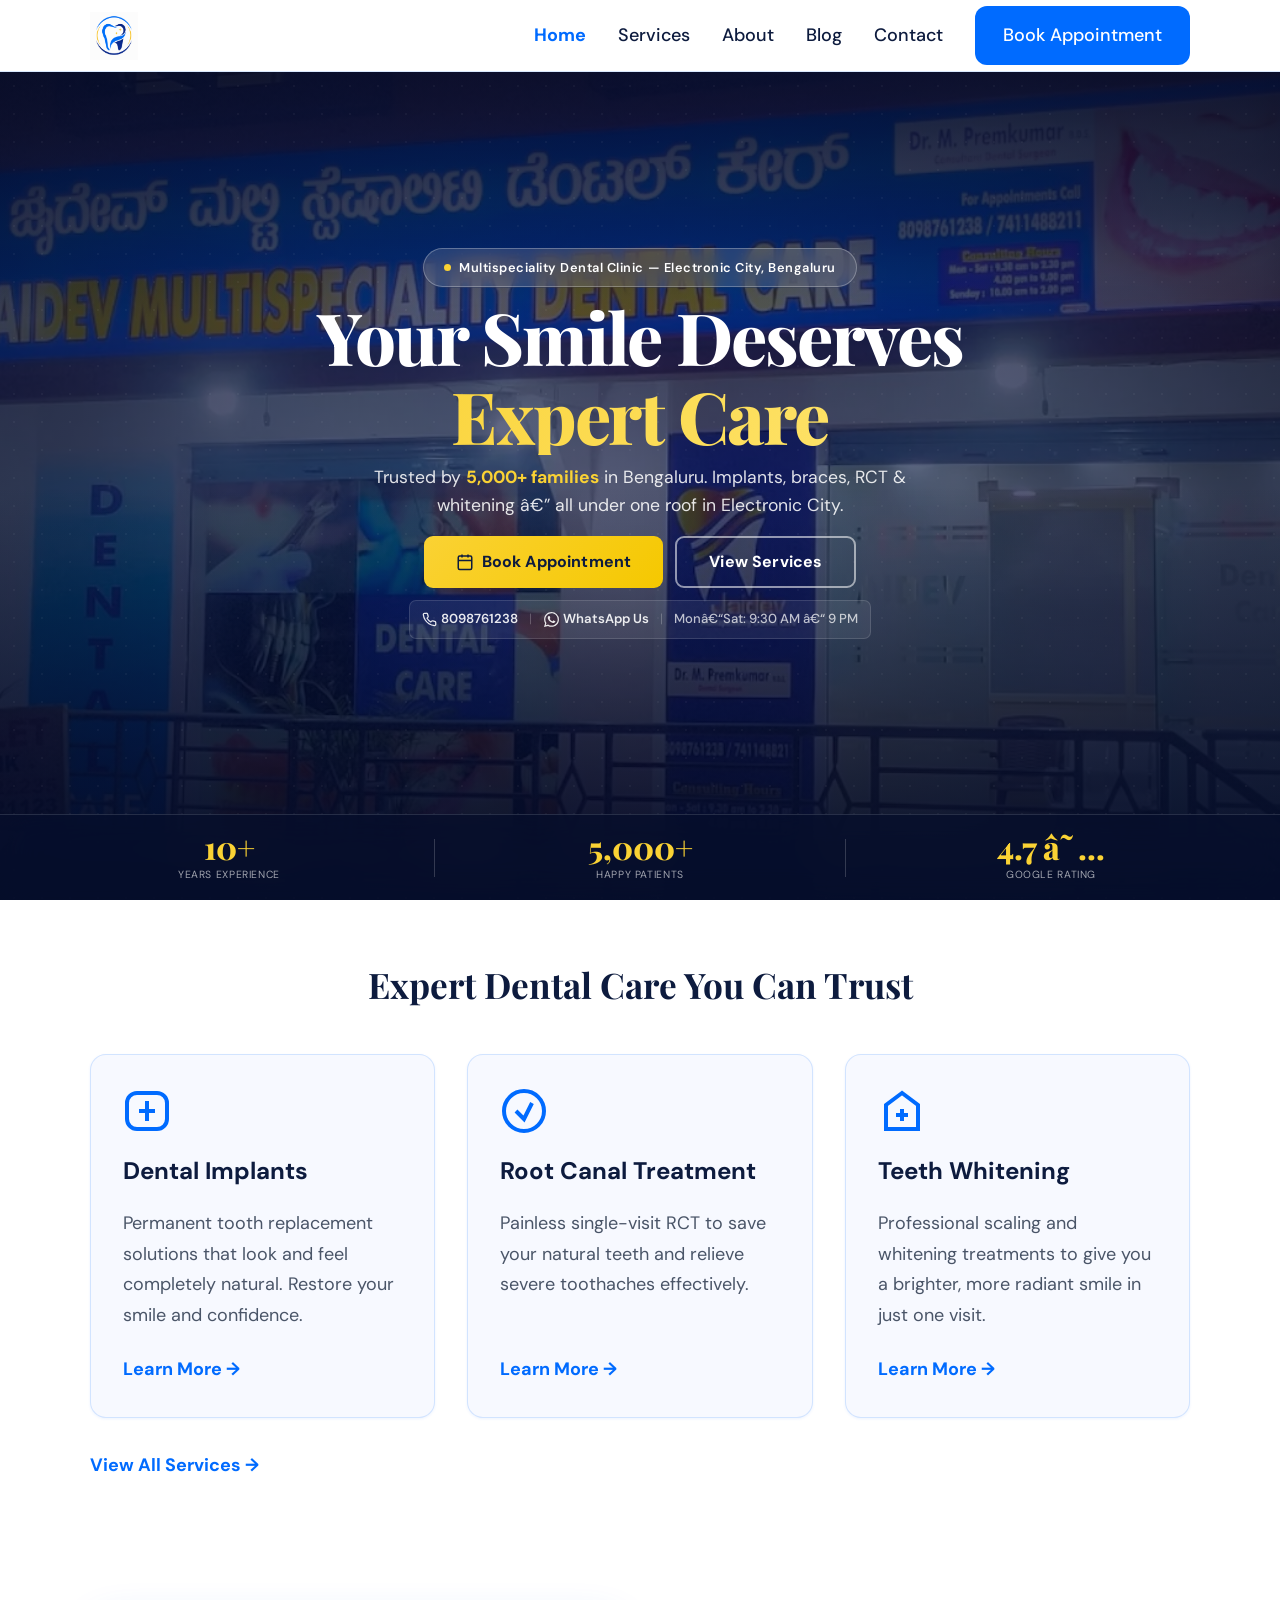
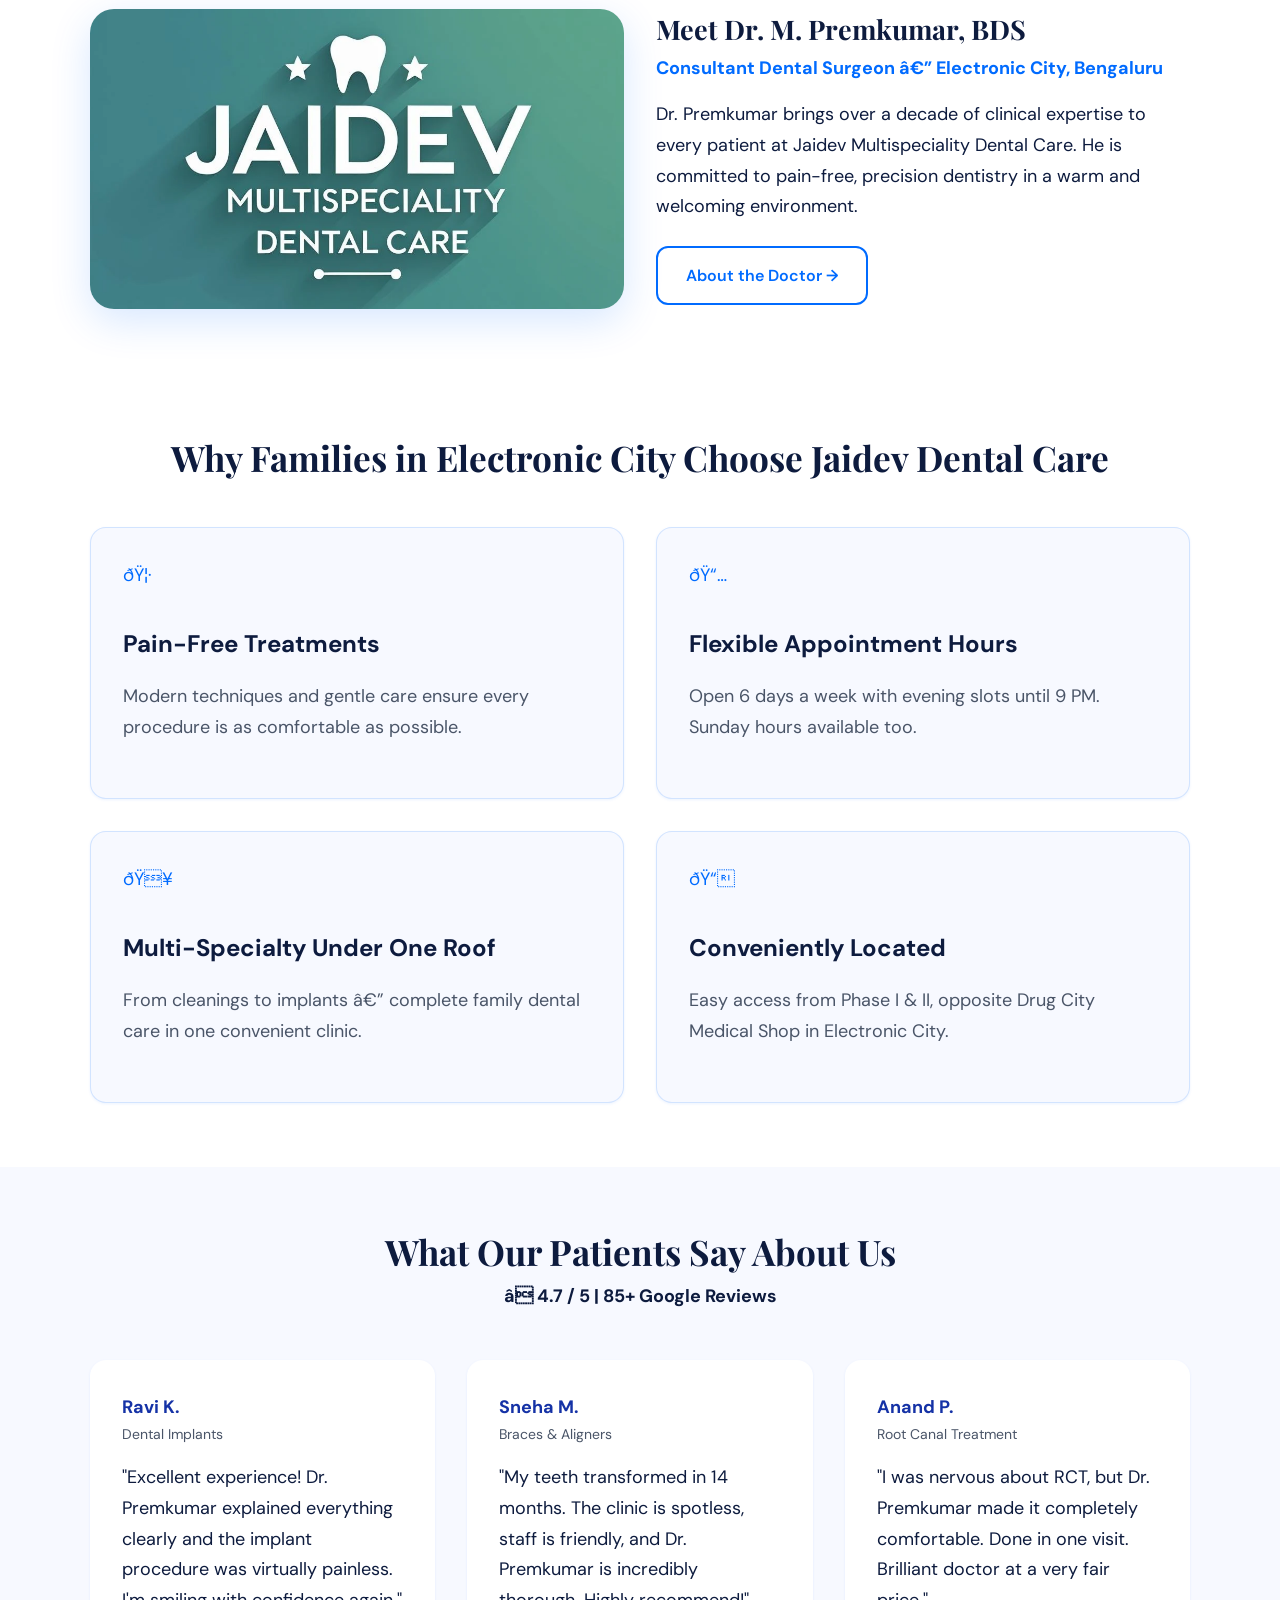
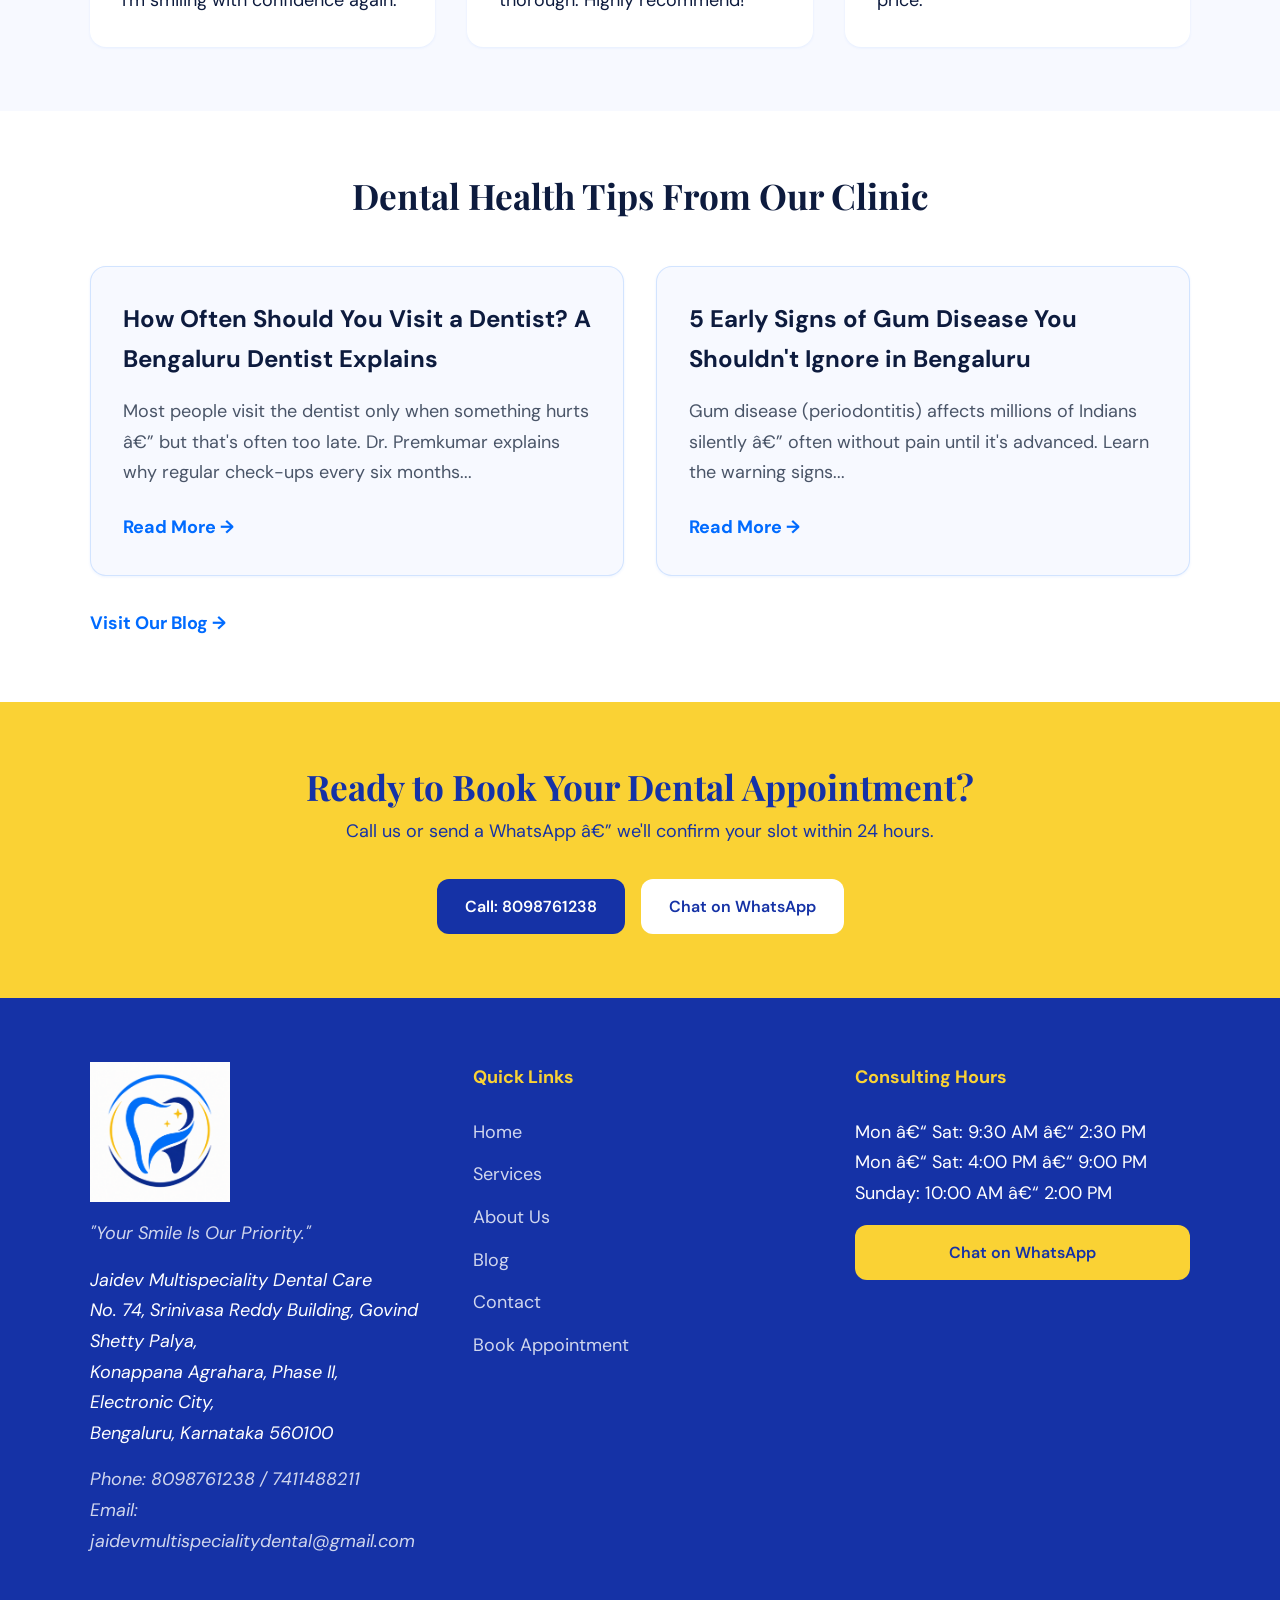
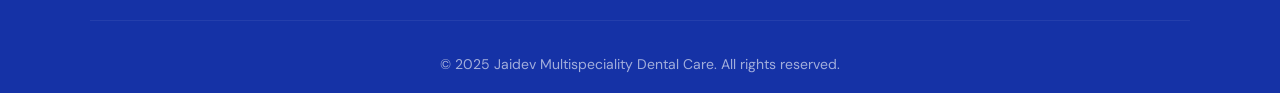
<file: index.html>
﻿<!DOCTYPE html>
<html lang="en">
<head>
  <meta charset="UTF-8">
  <meta name="viewport" content="width=device-width, initial-scale=1.0">
  <title>Jaidev Multispeciality Dental Care â€” Electronic City</title>
  <meta name="description" content="Trusted dental clinic in Electronic City, Bengaluru. Expert care for implants, braces, RCT & teeth whitening. Book an appointment: 8098761238.">
  <link rel="canonical" href="https://www.jaidevdental.com/index.html">
  
  <!-- Favicon -->
  <link rel="icon" href="favicon-32x32.png" type="image/png">
  
  <!-- SEO & Local SEO -->
  <meta name="geo.region" content="IN-KA">
  <meta name="geo.placename" content="Electronic City, Bengaluru">
  <meta name="geo.position" content="12.8551743;77.6687942">
  <meta name="ICBM" content="12.8551743, 77.6687942">
  
  <!-- Open Graph -->
  <meta property="og:title" content="Jaidev Multispeciality Dental Care â€” Electronic City">
  <meta property="og:description" content="Trusted dental clinic in Electronic City, Bengaluru. Expert care for implants, braces, RCT & teeth whitening.">
  <meta property="og:url" content="https://www.jaidevdental.com/index.html">
  <meta property="og:type" content="website">
  <meta property="og:image" content="https://www.jaidevdental.com/logo.png">
  
  <!-- Twitter Card -->
  <meta name="twitter:card" content="summary_large_image">
  <meta name="twitter:title" content="Jaidev Multispeciality Dental Care â€” Electronic City">
  <meta name="twitter:description" content="Trusted dental clinic in Electronic City, Bengaluru. Expert care for implants, braces, RCT & teeth whitening.">
  
  <!-- Fonts -->
  <link rel="preconnect" href="https://fonts.googleapis.com">
  <link rel="preconnect" href="https://fonts.gstatic.com" crossorigin>
  <link href="https://fonts.googleapis.com/css2?family=Playfair+Display:wght@700;800&family=DM+Sans:wght@300..700&display=swap" rel="stylesheet">
  
  <!-- Styles -->
  <link rel="stylesheet" href="style.css?v=12">
  
  <!-- Schema -->
  <script type="application/ld+json">
  {
    "@context": "https://schema.org",
    "@type": "Dentist",
    "name": "Jaidev Multispeciality Dental Care",
    "image": "https://www.jaidevdental.com/logo.png",
    "url": "https://www.jaidevdental.com",
    "telephone": ["+918098761238", "+917411488211"],
    "email": "jaidevmultispecialitydental@gmail.com",
    "address": {
      "@type": "PostalAddress",
      "streetAddress": "No. 74, Srinivasa Reddy Building, Govind Shetty Palya, Konappana Agrahara, opposite Drug City Medical Shop, Phase II",
      "addressLocality": "Electronic City",
      "addressRegion": "Karnataka",
      "postalCode": "560100",
      "addressCountry": "IN"
    },
    "geo": {
      "@type": "GeoCoordinates",
      "latitude": 12.8551743,
      "longitude": 77.6687942
    },
    "openingHoursSpecification": [
      { "@type": "OpeningHoursSpecification", "dayOfWeek": ["Monday","Tuesday","Wednesday","Thursday","Friday","Saturday"], "opens": "09:30", "closes": "14:30" },
      { "@type": "OpeningHoursSpecification", "dayOfWeek": ["Monday","Tuesday","Wednesday","Thursday","Friday","Saturday"], "opens": "16:00", "closes": "21:00" },
      { "@type": "OpeningHoursSpecification", "dayOfWeek": "Sunday", "opens": "10:00", "closes": "14:00" }
    ],
    "aggregateRating": {
      "@type": "AggregateRating",
      "ratingValue": "4.7",
      "reviewCount": "85"
    },
    "priceRange": "â‚¹â‚¹",
    "hasMap": "https://maps.google.com/?cid=3026649393948725146",
    "medicalSpecialty": "Dentistry"
  }
  </script>
</head>
<body>
  <a href="#main" class="skip-link">Skip to main content</a>

  <header class="navbar">
    <div class="container nav-container">
      <a href="index.html" class="logo">
        <img src="logo.png" alt="Jaidev Multispeciality Dental Care Logo" width="140" height="48">
      </a>
      
      <nav class="nav-links-wrapper">
        <ul class="nav-links">
          <li><a href="index.html" class="active">Home</a></li>
          <li><a href="services.html">Services</a></li>
          <li><a href="about.html">About</a></li>
          <li><a href="blog/index.html">Blog</a></li>
          <li><a href="contact.html">Contact</a></li>
          <li><a href="contact.html" class="btn btn-primary">Book Appointment</a></li>
        </ul>
      </nav>

      <button class="hamburger" aria-label="Open navigation menu" aria-expanded="false">
        <span></span>
        <span></span>
        <span></span>
      </button>
    </div>
  </header>

  <main id="main">
    <!-- HERO ===================================================== -->
    <section class="hero" id="hero" aria-label="Welcome to Jaidev Multispeciality Dental Care">

      <!-- BG: outside exterior image -->
      <div class="hero__bg" aria-hidden="true">
        <img
          src="outside exterior.webp"
          alt="Jaidev Multispeciality Dental Care clinic exterior, Electronic City, Bengaluru"
          loading="eager"
          width="1440"
          height="900"
          fetchpriority="high"
        >
      </div>
      <!-- Dark gradient overlay -->
      <div class="hero__overlay" aria-hidden="true"></div>
      <!-- Subtle dot texture -->
      <div class="hero__dots" aria-hidden="true"></div>

      <!-- CENTRED CONTENT BLOCK -->
      <div class="hero__center">

        <!-- Location pill -->
        <div class="hero__pill" role="note">
          <span class="hero__pill-dot"></span>
          Multispeciality Dental Clinic &mdash; Electronic City, Bengaluru
        </div>

        <!-- H1 â€” primary SEO keyword -->
        <h1 class="hero__title">
          Your Smile Deserves
          <span class="hero__accent">Expert Care</span>
        </h1>

        <!-- Sub-copy -->
        <p class="hero__sub">
          Trusted by <strong>5,000+ families</strong> in Bengaluru. Implants, braces,
          RCT &amp; whitening â€” all under one roof in Electronic City.
        </p>

        <!-- CTA buttons -->
        <div class="hero__ctas">
          <a href="contact.html" class="hero__btn hero__btn--gold">
            <svg width="18" height="18" fill="none" stroke="currentColor" stroke-width="2" viewBox="0 0 24 24" aria-hidden="true"><rect x="3" y="4" width="18" height="18" rx="2"/><path d="M16 2v4M8 2v4M3 10h18"/></svg>
            Book Appointment
          </a>
          <a href="services.html" class="hero__btn hero__btn--glass">
            View Services
          </a>
        </div>

        <!-- Quick-contact strip -->
        <div class="hero__qc">
          <a href="tel:+918098761238" class="hero__qc-link">
            <svg width="15" height="15" fill="none" stroke="currentColor" stroke-width="2" viewBox="0 0 24 24" aria-hidden="true"><path d="M22 16.92v3a2 2 0 01-2.18 2 19.79 19.79 0 01-8.63-3.07 19.5 19.5 0 01-6-6 19.79 19.79 0 01-3.07-8.67A2 2 0 014.11 2h3a2 2 0 012 1.72c.13.96.36 1.9.7 2.81a2 2 0 01-.45 2.11L8.09 9.91a16 16 0 006 6l1.27-1.27a2 2 0 012.11-.45c.91.34 1.85.57 2.81.7A2 2 0 0122 16.92z"/></svg>
            8098761238
          </a>
          <span class="hero__qc-sep" aria-hidden="true">|</span>
          <a href="https://wa.me/917411488211" class="hero__qc-link" target="_blank" rel="noopener noreferrer">
            <svg width="15" height="15" viewBox="0 0 24 24" fill="currentColor" aria-hidden="true"><path d="M17.472 14.382c-.297-.149-1.758-.867-2.03-.967-.273-.099-.471-.148-.67.15-.197.297-.767.966-.94 1.164-.173.199-.347.223-.644.075-.297-.15-1.255-.463-2.39-1.475-.883-.788-1.48-1.761-1.653-2.059-.173-.297-.018-.458.13-.606.134-.133.298-.347.446-.52.149-.174.198-.298.298-.497.099-.198.05-.371-.025-.52-.075-.149-.669-1.612-.916-2.207-.242-.579-.487-.5-.669-.51-.173-.008-.371-.01-.57-.01-.198 0-.52.074-.792.372-.272.297-1.04 1.016-1.04 2.479 0 1.462 1.065 2.875 1.213 3.074.149.198 2.096 3.2 5.077 4.487.709.306 1.262.489 1.694.625.712.227 1.36.195 1.871.118.571-.085 1.758-.719 2.006-1.413.248-.694.248-1.289.173-1.413-.074-.124-.272-.198-.57-.347m-5.421 7.403h-.004a9.87 9.87 0 01-5.031-1.378l-.361-.214-3.741.982.998-3.648-.235-.374a9.86 9.86 0 01-1.51-5.26c.001-5.45 4.436-9.884 9.888-9.884 2.64 0 5.122 1.03 6.988 2.898a9.825 9.825 0 012.893 6.994c-.003 5.45-4.437 9.884-9.885 9.884m8.413-18.297A11.815 11.815 0 0012.05 0C5.495 0 .16 5.335.157 11.892c0 2.096.547 4.142 1.588 5.945L.057 24l6.305-1.654a11.882 11.882 0 005.683 1.448h.005c6.554 0 11.89-5.335 11.893-11.893a11.821 11.821 0 00-3.48-8.413z"/></svg>
            WhatsApp Us
          </a>
          <span class="hero__qc-sep" aria-hidden="true">|</span>
          <span>Monâ€“Sat: 9:30 AM â€“ 9 PM</span>
        </div>
      </div><!-- /.hero__center -->

      <!-- STATS BAR pinned at bottom -->
      <div class="hero__stats" aria-label="Clinic at a glance">
        <div class="hero__stat">
          <strong class="hero__stat-num">10+</strong>
          <span class="hero__stat-lbl">Years Experience</span>
        </div>
        <div class="hero__stat-divider" aria-hidden="true"></div>
        <div class="hero__stat">
          <strong class="hero__stat-num">5,000+</strong>
          <span class="hero__stat-lbl">Happy Patients</span>
        </div>
        <div class="hero__stat-divider" aria-hidden="true"></div>
        <div class="hero__stat">
          <strong class="hero__stat-num hero__stat-num--gold">4.7 â˜…</strong>
          <span class="hero__stat-lbl">Google Rating</span>
        </div>
      </div><!-- /.hero__stats -->

    </section><!-- /.hero -->

    <!-- Services Preview -->
    <section class="services-preview">
      <div class="container">
        <div class="section-title">
          <h2>Expert Dental Care You Can Trust</h2>
        </div>
        <div class="grid grid-3">
          <!-- Card 1 -->
          <div class="card reveal">
            <svg class="card-icon" viewBox="0 0 24 24" fill="none" stroke="currentColor" stroke-width="2"><path d="M7 3C4.23858 3 2 5.23858 2 8V16C2 18.7614 4.23858 21 7 21H17C19.7614 21 22 18.7614 22 16V8C22 5.23858 19.7614 3 17 3H7Z"/><path d="M12 7V17"/><path d="M8 12H16"/></svg>
            <h3>Dental Implants</h3>
            <p>Permanent tooth replacement solutions that look and feel completely natural. Restore your smile and confidence.</p>
            <a href="services.html" class="card-link">Learn More &rarr;</a>
          </div>
          <!-- Card 2 -->
          <div class="card reveal">
            <svg class="card-icon" viewBox="0 0 24 24" fill="none" stroke="currentColor" stroke-width="2"><path d="M12 22C17.5228 22 22 17.5228 22 12C22 6.47715 17.5228 2 12 2C6.47715 2 2 6.47715 2 12C2 17.5228 6.47715 22 12 22Z"/><path d="M8 12L12 16L16 8"/></svg>
            <h3>Root Canal Treatment</h3>
            <p>Painless single-visit RCT to save your natural teeth and relieve severe toothaches effectively.</p>
            <a href="services.html" class="card-link">Learn More &rarr;</a>
          </div>
          <!-- Card 3 -->
          <div class="card reveal">
            <svg class="card-icon" viewBox="0 0 24 24" fill="none" stroke="currentColor" stroke-width="2"><path d="M12 3L4 9V21H20V9L12 3Z"/><path d="M12 11V17"/><path d="M9 14H15"/></svg>
            <h3>Teeth Whitening</h3>
            <p>Professional scaling and whitening treatments to give you a brighter, more radiant smile in just one visit.</p>
            <a href="services.html" class="card-link">Learn More &rarr;</a>
          </div>
        </div>
        <div style="text-align: center; margin-top: var(--space-8);">
          <a href="services.html" class="card-link">View All Services &rarr;</a>
        </div>
      </div>
    </section>

    <!-- About Teaser -->
    <section class="about-teaser-section">
      <div class="container about-teaser">
        <div class="about-teaser-img reveal">
          <img src="banner.webp" alt="Dr. M. Premkumar, Consultant Dental Surgeon at Jaidev Multispeciality Dental Care, Electronic City" loading="lazy">
        </div>
        <div class="about-teaser-content reveal">
          <h2>Meet Dr. M. Premkumar, BDS</h2>
          <span class="about-teaser-sub">Consultant Dental Surgeon â€” Electronic City, Bengaluru</span>
          <p>Dr. Premkumar brings over a decade of clinical expertise to every patient at Jaidev Multispeciality Dental Care. He is committed to pain-free, precision dentistry in a warm and welcoming environment.</p>
          <a href="about.html" class="btn btn-outline" style="margin-top: var(--space-6);">About the Doctor &rarr;</a>
        </div>
      </div>
    </section>

    <!-- Why Choose Us -->
    <section class="why-choose-us">
      <div class="container">
        <div class="section-title">
          <h2>Why Families in Electronic City Choose Jaidev Dental Care</h2>
        </div>
        <div class="grid grid-2">
          <div class="card reveal">
            <div class="card-icon">ðŸ¦·</div>
            <h3>Pain-Free Treatments</h3>
            <p>Modern techniques and gentle care ensure every procedure is as comfortable as possible.</p>
          </div>
          <div class="card reveal">
            <div class="card-icon">ðŸ“…</div>
            <h3>Flexible Appointment Hours</h3>
            <p>Open 6 days a week with evening slots until 9 PM. Sunday hours available too.</p>
          </div>
          <div class="card reveal">
            <div class="card-icon">ðŸ¥</div>
            <h3>Multi-Specialty Under One Roof</h3>
            <p>From cleanings to implants â€” complete family dental care in one convenient clinic.</p>
          </div>
          <div class="card reveal">
            <div class="card-icon">ðŸ“</div>
            <h3>Conveniently Located</h3>
            <p>Easy access from Phase I & II, opposite Drug City Medical Shop in Electronic City.</p>
          </div>
        </div>
      </div>
    </section>

    <!-- Patient Testimonials -->
    <section class="testimonials-section">
      <div class="container">
        <div class="section-title">
          <h2>What Our Patients Say About Us</h2>
          <div class="google-rating">â­ 4.7 / 5 | 85+ Google Reviews</div>
        </div>
        <div class="grid grid-3">
          <div class="testimonial-card reveal">
            <div class="testimonial-meta">
              <span class="testimonial-name">Ravi K.</span>
              <span class="testimonial-treatment">Dental Implants</span>
            </div>
            <p>"Excellent experience! Dr. Premkumar explained everything clearly and the implant procedure was virtually painless. I'm smiling with confidence again."</p>
          </div>
          <div class="testimonial-card reveal">
            <div class="testimonial-meta">
              <span class="testimonial-name">Sneha M.</span>
              <span class="testimonial-treatment">Braces & Aligners</span>
            </div>
            <p>"My teeth transformed in 14 months. The clinic is spotless, staff is friendly, and Dr. Premkumar is incredibly thorough. Highly recommend!"</p>
          </div>
          <div class="testimonial-card reveal">
            <div class="testimonial-meta">
              <span class="testimonial-name">Anand P.</span>
              <span class="testimonial-treatment">Root Canal Treatment</span>
            </div>
            <p>"I was nervous about RCT, but Dr. Premkumar made it completely comfortable. Done in one visit. Brilliant doctor at a very fair price."</p>
          </div>
        </div>
      </div>
    </section>

    <!-- Blog Preview -->
    <section class="blog-preview">
      <div class="container">
        <div class="section-title">
          <h2>Dental Health Tips From Our Clinic</h2>
        </div>
        <div class="grid grid-2">
          <div class="card reveal">
            <h3>How Often Should You Visit a Dentist? A Bengaluru Dentist Explains</h3>
            <p>Most people visit the dentist only when something hurts â€” but that's often too late. Dr. Premkumar explains why regular check-ups every six months...</p>
            <a href="blog/post-1.html" class="card-link">Read More &rarr;</a>
          </div>
          <div class="card reveal">
            <h3>5 Early Signs of Gum Disease You Shouldn't Ignore in Bengaluru</h3>
            <p>Gum disease (periodontitis) affects millions of Indians silently â€” often without pain until it's advanced. Learn the warning signs...</p>
            <a href="blog/post-2.html" class="card-link">Read More &rarr;</a>
          </div>
        </div>
        <div style="text-align: center; margin-top: var(--space-8);">
          <a href="blog/index.html" class="card-link">Visit Our Blog &rarr;</a>
        </div>
      </div>
    </section>

    <!-- CTA Banner -->
    <section class="cta-banner">
      <div class="container">
        <h2 class="reveal">Ready to Book Your Dental Appointment?</h2>
        <p class="reveal">Call us or send a WhatsApp â€” we'll confirm your slot within 24 hours.</p>
        <div class="cta-banner-btns reveal">
          <a href="tel:+918098761238" class="btn btn-navy">Call: 8098761238</a>
          <a href="https://wa.me/917411488211" target="_blank" rel="noopener noreferrer" class="btn btn-white">Chat on WhatsApp</a>
        </div>
      </div>
    </section>
  </main>

  <footer class="footer">
    <div class="container footer-grid">
      <div class="footer-col footer-brand">
        <img src="logo.png" alt="Jaidev Multispeciality Dental Care Logo" width="140" height="48">
        <p>"Your Smile Is Our Priority."</p>
        <address>
          Jaidev Multispeciality Dental Care<br>
          No. 74, Srinivasa Reddy Building, Govind Shetty Palya,<br>
          Konappana Agrahara, Phase II, Electronic City,<br>
          Bengaluru, Karnataka 560100
        </address>
        <p>
          Phone: <a href="tel:+918098761238">8098761238</a> / <a href="tel:+917411488211">7411488211</a><br>
          Email: <a href="mailto:jaidevmultispecialitydental@gmail.com">jaidevmultispecialitydental@gmail.com</a>
        </p>
      </div>
      <div class="footer-col footer-links">
        <h4>Quick Links</h4>
        <ul>
          <li><a href="index.html">Home</a></li>
          <li><a href="services.html">Services</a></li>
          <li><a href="about.html">About Us</a></li>
          <li><a href="blog/index.html">Blog</a></li>
          <li><a href="contact.html">Contact</a></li>
          <li><a href="contact.html">Book Appointment</a></li>
        </ul>
      </div>
      <div class="footer-col footer-hours">
        <h4>Consulting Hours</h4>
        <ul>
          <li>Mon â€“ Sat: 9:30 AM â€“ 2:30 PM</li>
          <li>Mon â€“ Sat: 4:00 PM â€“ 9:00 PM</li>
          <li>Sunday: 10:00 AM â€“ 2:00 PM</li>
        </ul>
        <a href="https://wa.me/917411488211" target="_blank" rel="noopener noreferrer" class="btn btn-gold" style="margin-top: var(--space-4); min-width: auto; width: 100%;">Chat on WhatsApp</a>
      </div>
    </div>
    <div class="container footer-bottom">
      <p>&copy; 2025 Jaidev Multispeciality Dental Care. All rights reserved.</p>
    </div>
  </footer>

  <script src="main.js" defer></script>
</body>
</html>
</file>
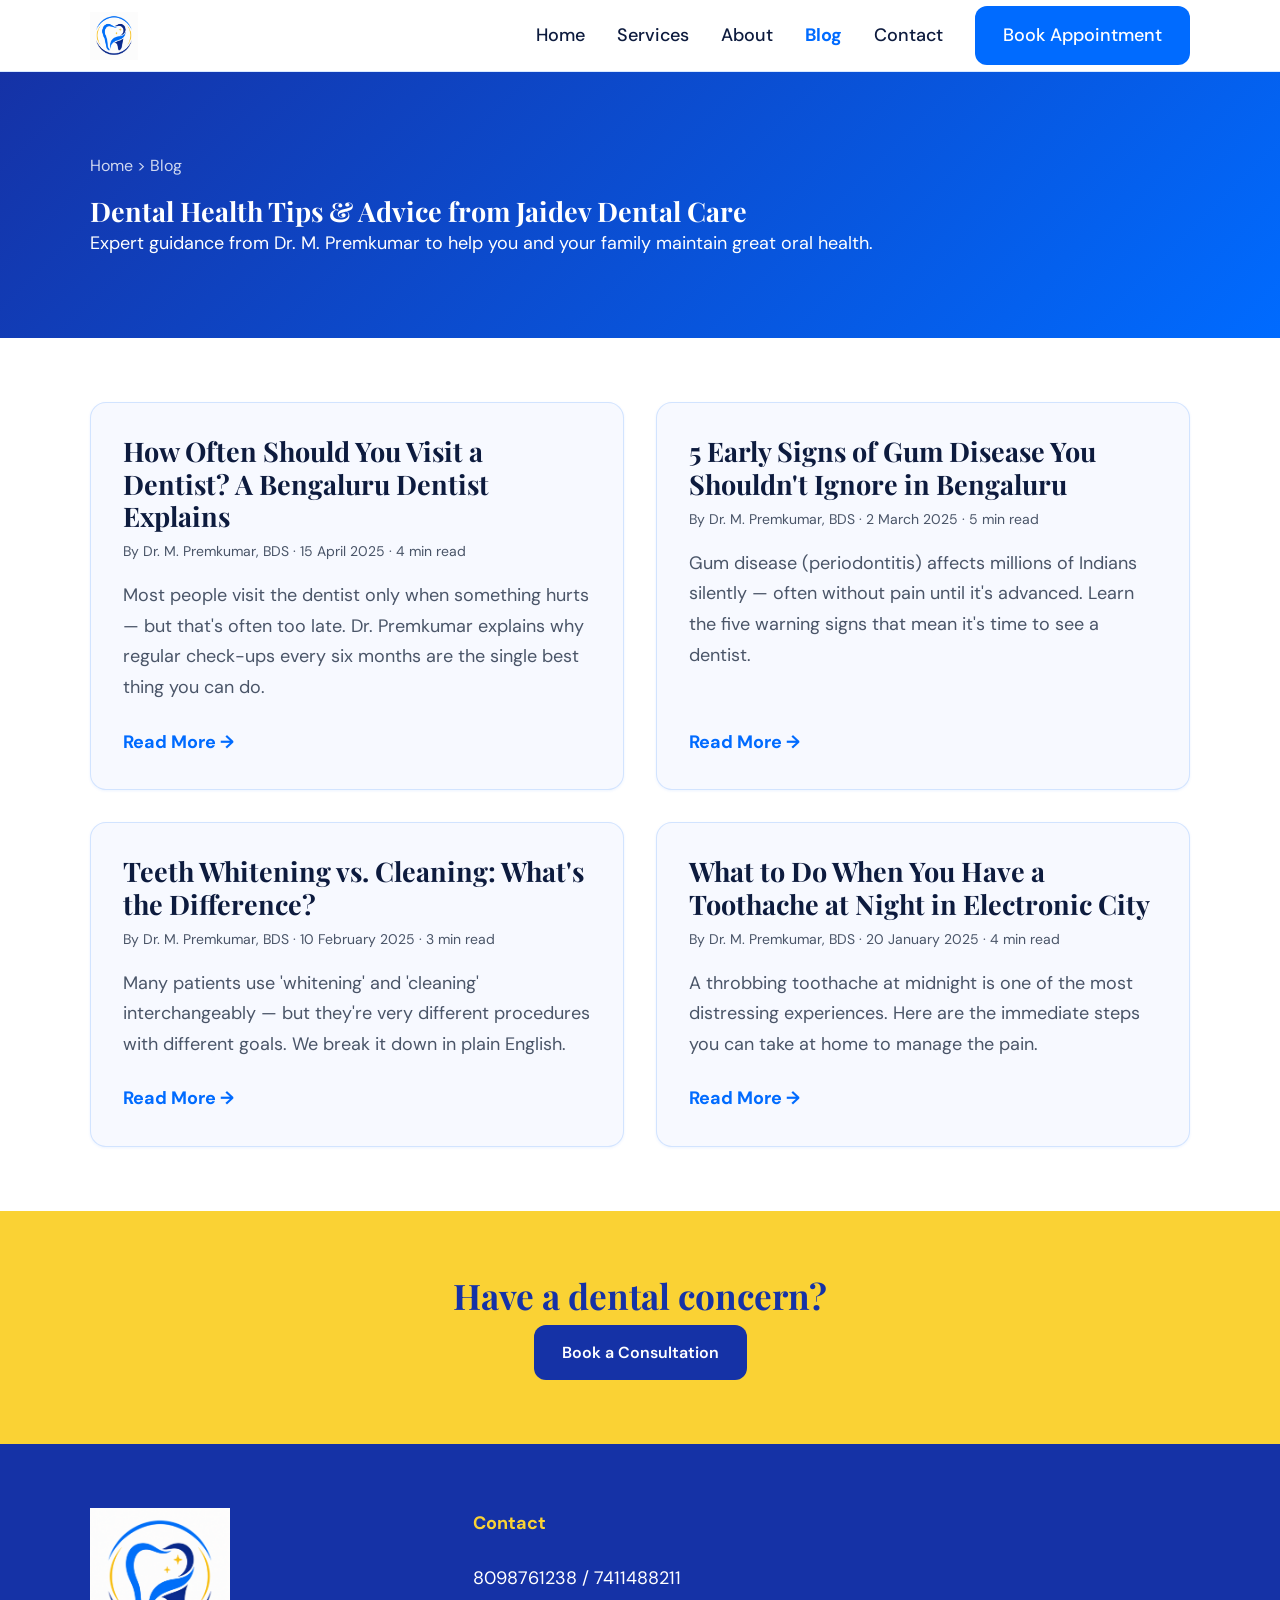
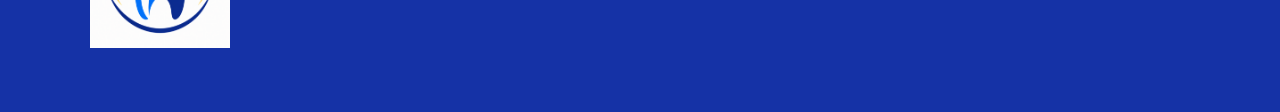
<file: blog/index.html>
<!DOCTYPE html>
<html lang="en">
<head>
  <meta charset="UTF-8">
  <meta name="viewport" content="width=device-width, initial-scale=1.0">
  <title>Dental Health Blog | Jaidev Dental — Electronic City</title>
  <meta name="description" content="Dental health tips and expert advice from Dr. Premkumar at Jaidev Multispeciality Dental Care in Electronic City, Bengaluru.">
  <link rel="canonical" href="https://www.jaidevdental.com/blog/index.html">
  <link rel="icon" href="../favicon-32x32.png" type="image/png">
  <link rel="preconnect" href="https://fonts.googleapis.com">
  <link rel="preconnect" href="https://fonts.gstatic.com" crossorigin>
  <link href="https://fonts.googleapis.com/css2?family=Playfair+Display:wght@700;800&family=DM+Sans:wght@300..700&display=swap" rel="stylesheet">
  <link rel="stylesheet" href="../style.css">
  
  <!-- Blog Schema -->
  <script type="application/ld+json">
  {
    "@context": "https://schema.org",
    "@type": "Blog",
    "name": "Jaidev Dental Health Blog",
    "description": "Expert dental health tips from Dr. M. Premkumar",
    "publisher": {
      "@type": "Organization",
      "name": "Jaidev Multispeciality Dental Care"
    },
    "blogPost": [
      {
        "@type": "BlogPosting",
        "headline": "How Often Should You Visit a Dentist? A Bengaluru Dentist Explains",
        "url": "https://www.jaidevdental.com/blog/post-1.html"
      },
      {
        "@type": "BlogPosting",
        "headline": "5 Early Signs of Gum Disease You Shouldn't Ignore in Bengaluru",
        "url": "https://www.jaidevdental.com/blog/post-2.html"
      }
    ]
  }
  </script>
</head>
<body>
  <header class="navbar">
    <div class="container nav-container">
      <a href="../index.html" class="logo"><img src="../logo.png" alt="Jaidev Logo" width="140" height="48"></a>
      <nav class="nav-links-wrapper">
        <ul class="nav-links">
          <li><a href="../index.html">Home</a></li>
          <li><a href="../services.html">Services</a></li>
          <li><a href="../about.html">About</a></li>
          <li><a href="index.html" class="active">Blog</a></li>
          <li><a href="../contact.html">Contact</a></li>
          <li><a href="../contact.html" class="btn btn-primary">Book Appointment</a></li>
        </ul>
      </nav>
      <button class="hamburger" aria-label="Open navigation menu"><span></span><span></span><span></span></button>
    </div>
  </header>

  <main id="main">
    <section class="hero-inner" style="background: linear-gradient(135deg, #1532A6, #006BFF); color: white; padding: var(--space-20) 0;">
      <div class="container">
        <nav class="breadcrumb" style="margin-bottom: var(--space-4); font-size: var(--text-sm); opacity: 0.8;">
          <a href="../index.html">Home</a> &gt; Blog
        </nav>
        <h1>Dental Health Tips & Advice from Jaidev Dental Care</h1>
        <p class="hero-sub">Expert guidance from Dr. M. Premkumar to help you and your family maintain great oral health.</p>
      </div>
    </section>

    <section class="blog-grid-section">
      <div class="container">
        <div class="grid grid-2">
          <!-- Post 1 -->
          <div class="card reveal">
            <h2><a href="post-1.html">How Often Should You Visit a Dentist? A Bengaluru Dentist Explains</a></h2>
            <div class="blog-meta" style="font-size: var(--text-xs); color: var(--color-text-muted); margin: var(--space-2) 0 var(--space-4);">
              By Dr. M. Premkumar, BDS · 15 April 2025 · 4 min read
            </div>
            <p>Most people visit the dentist only when something hurts — but that's often too late. Dr. Premkumar explains why regular check-ups every six months are the single best thing you can do.</p>
            <a href="post-1.html" class="card-link">Read More &rarr;</a>
          </div>

          <!-- Post 2 -->
          <div class="card reveal">
            <h2><a href="post-2.html">5 Early Signs of Gum Disease You Shouldn't Ignore in Bengaluru</a></h2>
            <div class="blog-meta" style="font-size: var(--text-xs); color: var(--color-text-muted); margin: var(--space-2) 0 var(--space-4);">
              By Dr. M. Premkumar, BDS · 2 March 2025 · 5 min read
            </div>
            <p>Gum disease (periodontitis) affects millions of Indians silently — often without pain until it's advanced. Learn the five warning signs that mean it's time to see a dentist.</p>
            <a href="post-2.html" class="card-link">Read More &rarr;</a>
          </div>

          <!-- Post 3 -->
          <div class="card reveal">
            <h2><a href="post-3.html">Teeth Whitening vs. Cleaning: What's the Difference?</a></h2>
            <div class="blog-meta" style="font-size: var(--text-xs); color: var(--color-text-muted); margin: var(--space-2) 0 var(--space-4);">
              By Dr. M. Premkumar, BDS · 10 February 2025 · 3 min read
            </div>
            <p>Many patients use 'whitening' and 'cleaning' interchangeably — but they're very different procedures with different goals. We break it down in plain English.</p>
            <a href="post-3.html" class="card-link">Read More &rarr;</a>
          </div>

          <!-- Post 4 -->
          <div class="card reveal">
            <h2><a href="post-4.html">What to Do When You Have a Toothache at Night in Electronic City</a></h2>
            <div class="blog-meta" style="font-size: var(--text-xs); color: var(--color-text-muted); margin: var(--space-2) 0 var(--space-4);">
              By Dr. M. Premkumar, BDS · 20 January 2025 · 4 min read
            </div>
            <p>A throbbing toothache at midnight is one of the most distressing experiences. Here are the immediate steps you can take at home to manage the pain.</p>
            <a href="post-4.html" class="card-link">Read More &rarr;</a>
          </div>
        </div>
      </div>
    </section>

    <section class="cta-banner">
      <div class="container">
        <h2>Have a dental concern?</h2>
        <a href="../contact.html" class="btn btn-navy">Book a Consultation</a>
      </div>
    </section>
  </main>

  <footer class="footer">
    <div class="container footer-grid">
      <div class="footer-col"><img src="../logo.png" alt="Logo" width="140" height="48"></div>
      <div class="footer-col"><h4>Contact</h4><p>8098761238 / 7411488211</p></div>
    </div>
  </footer>
  <script src="../main.js" defer></script>
</body>
</html>
</file>
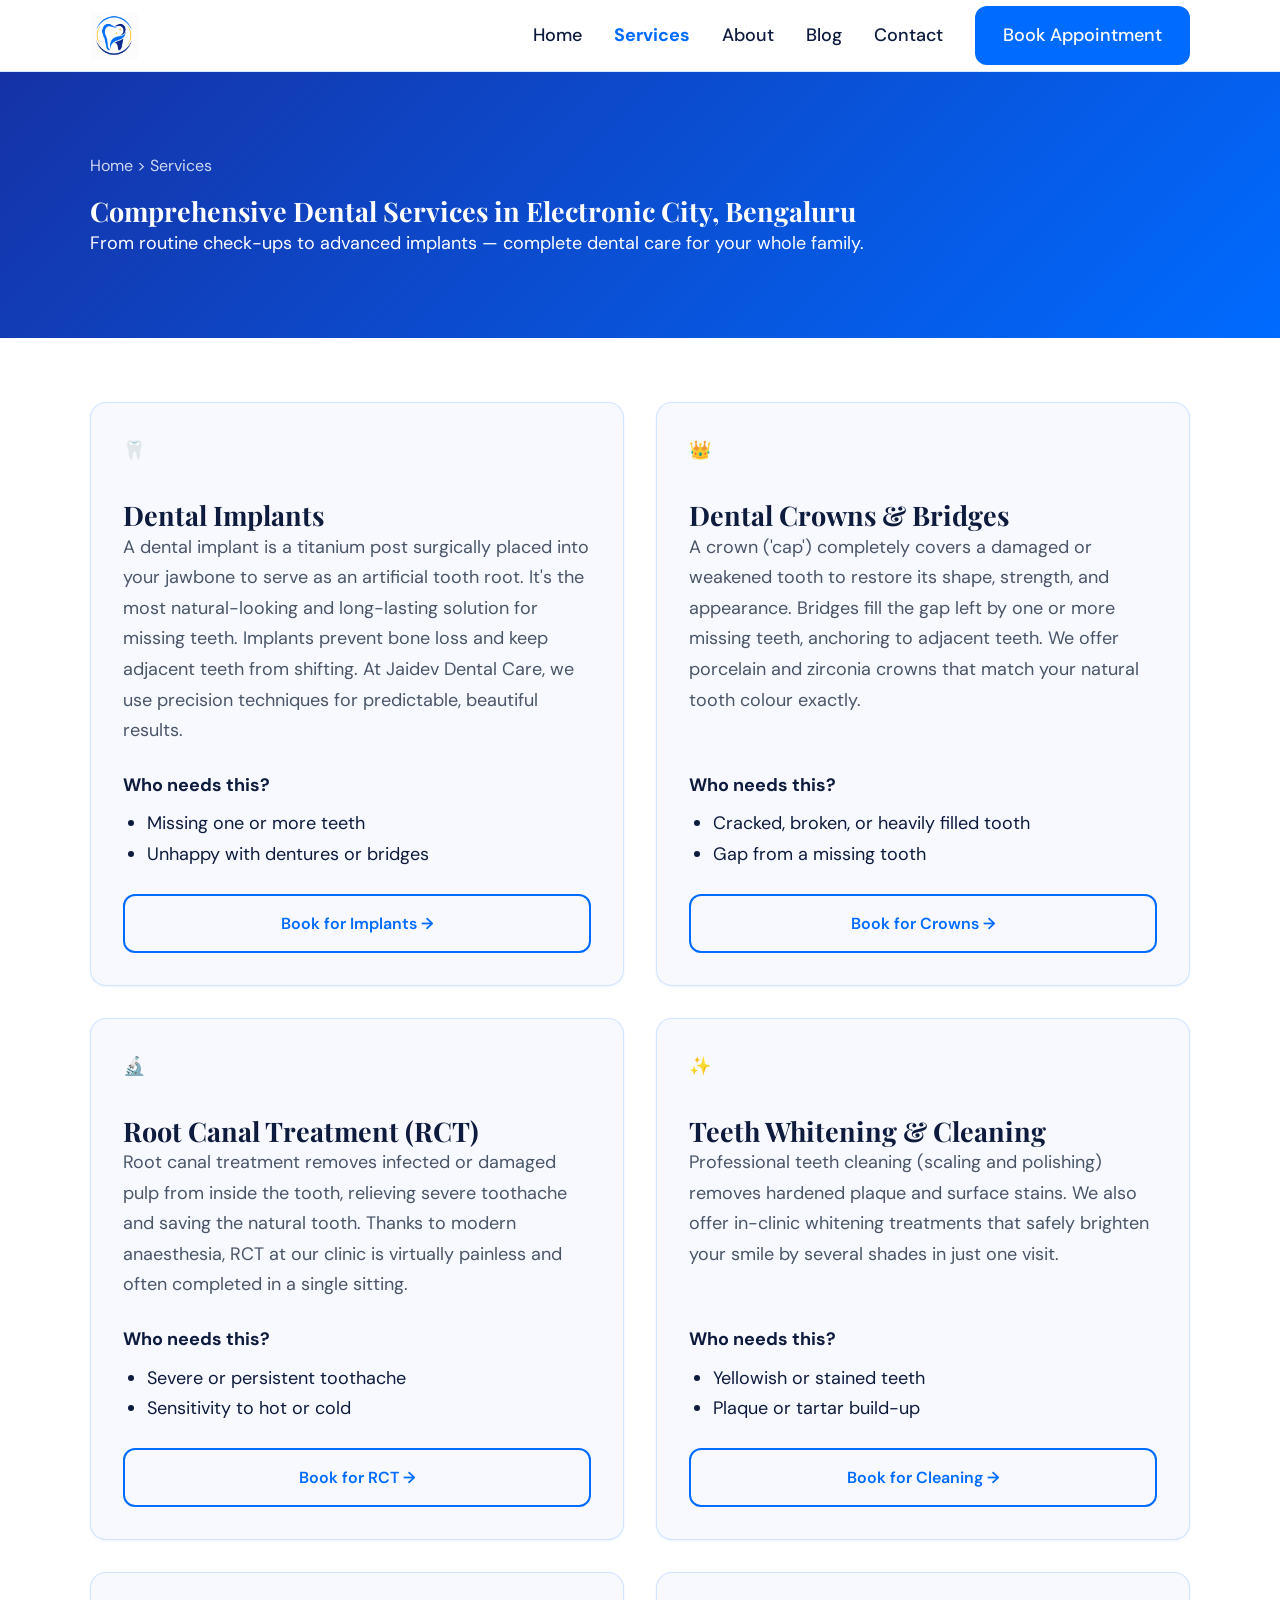
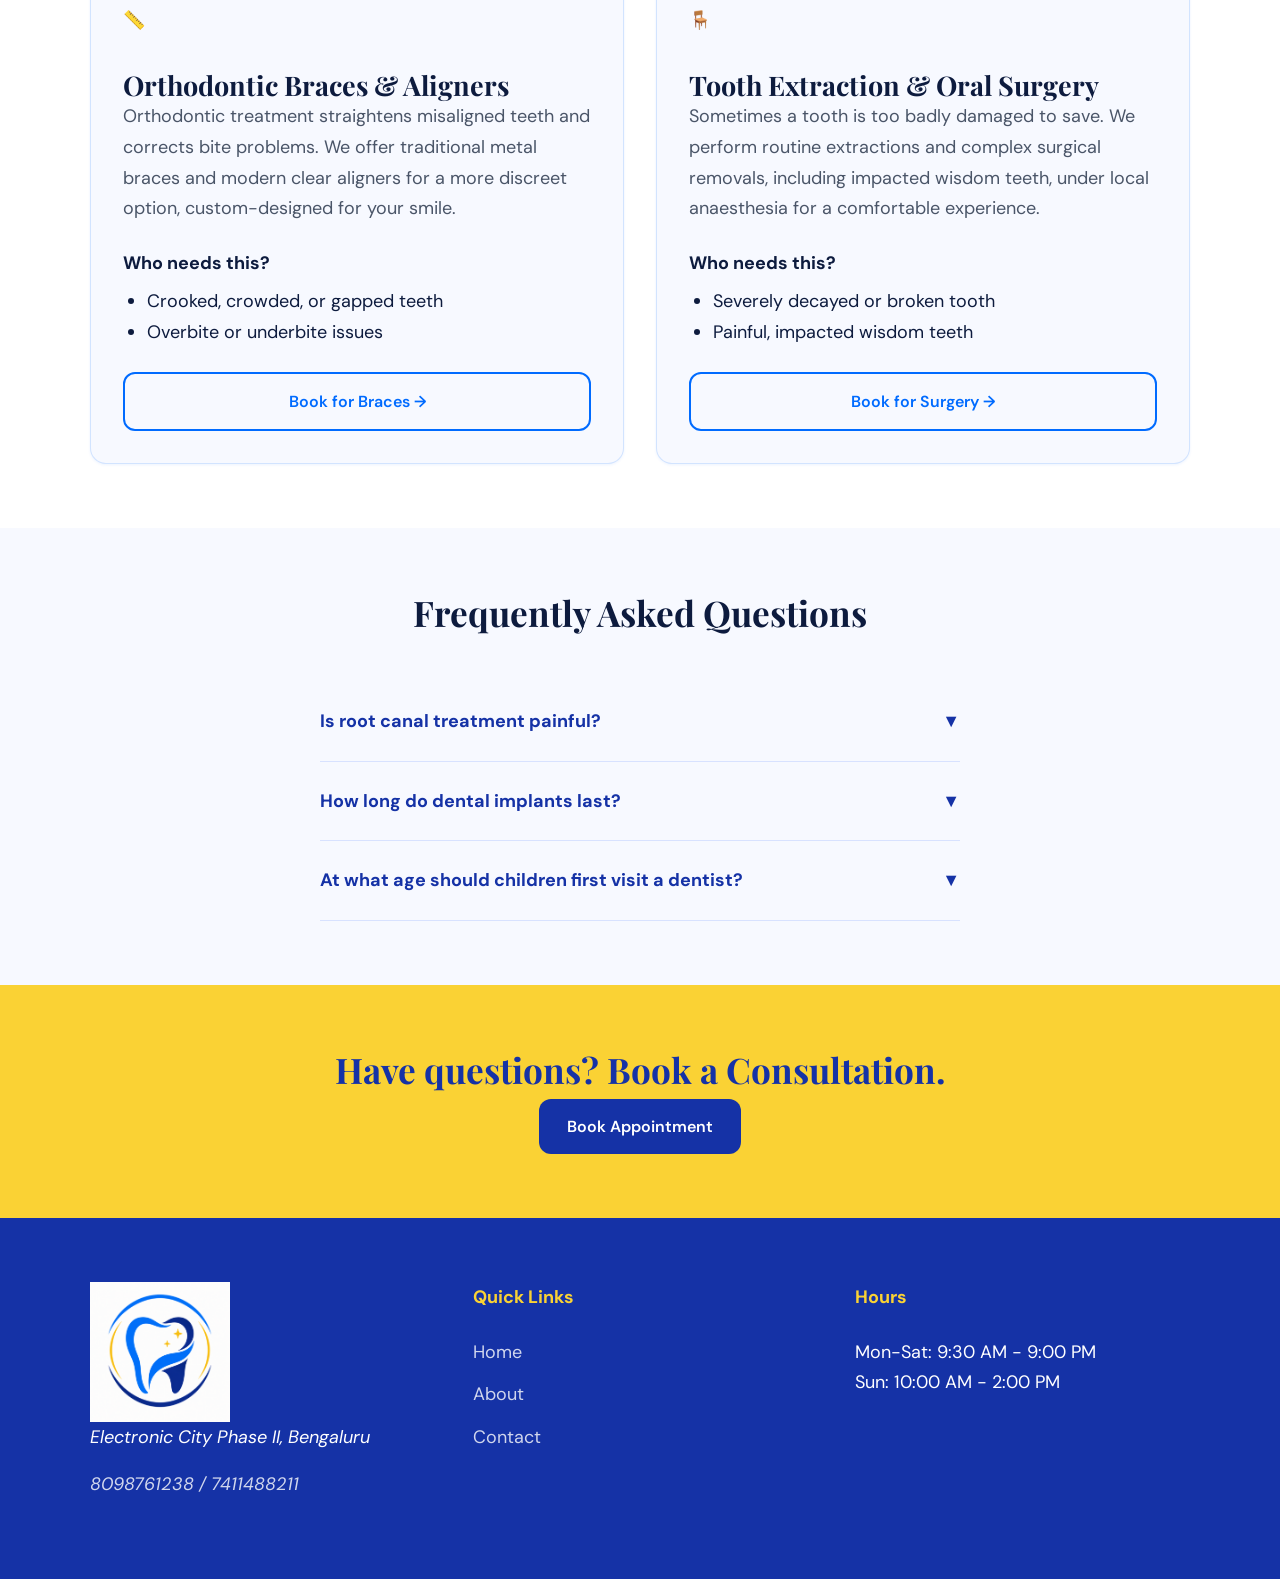
<file: services.html>
<!DOCTYPE html>
<html lang="en">
<head>
  <meta charset="UTF-8">
  <meta name="viewport" content="width=device-width, initial-scale=1.0">
  <title>Dental Services | Jaidev Dental Care — Bengaluru</title>
  <meta name="description" content="Explore dental implants, crowns, RCT, teeth whitening, braces & oral surgery at Jaidev Multispeciality Dental Care in Electronic City, Bengaluru.">
  <link rel="canonical" href="https://www.jaidevdental.com/services.html">
  
  <link rel="icon" href="favicon-32x32.png" type="image/png">
  
  <meta name="geo.region" content="IN-KA">
  <meta name="geo.placename" content="Electronic City, Bengaluru">
  
  <link rel="preconnect" href="https://fonts.googleapis.com">
  <link rel="preconnect" href="https://fonts.gstatic.com" crossorigin>
  <link href="https://fonts.googleapis.com/css2?family=Playfair+Display:wght@700;800&family=DM+Sans:wght@300..700&display=swap" rel="stylesheet">
  
  <link rel="stylesheet" href="style.css">

  <!-- FAQ Schema -->
  <script type="application/ld+json">
  {
    "@context": "https://schema.org",
    "@type": "FAQPage",
    "mainEntity": [{
      "@type": "Question",
      "name": "Is root canal treatment painful?",
      "acceptedAnswer": {
        "@type": "Answer",
        "text": "No — modern RCT at our clinic is performed under local anaesthesia and is no more uncomfortable than getting a filling. Most patients are surprised by how painless the procedure is."
      }
    }, {
      "@type": "Question",
      "name": "How long do dental implants last?",
      "acceptedAnswer": {
        "@type": "Answer",
        "text": "With proper care, dental implants can last a lifetime. The titanium post integrates permanently with your jawbone. The crown on top typically lasts 15–20 years."
      }
    }, {
      "@type": "Question",
      "name": "At what age should children first visit a dentist?",
      "acceptedAnswer": {
        "@type": "Answer",
        "text": "We recommend bringing children for their first check-up around age 2–3, or when their first milk teeth appear. Early visits help identify development concerns."
      }
    }]
  }
  </script>
</head>
<body>
  <header class="navbar">
    <div class="container nav-container">
      <a href="index.html" class="logo">
        <img src="logo.png" alt="Jaidev Multispeciality Dental Care Logo" width="140" height="48">
      </a>
      <nav class="nav-links-wrapper">
        <ul class="nav-links">
          <li><a href="index.html">Home</a></li>
          <li><a href="services.html" class="active">Services</a></li>
          <li><a href="about.html">About</a></li>
          <li><a href="blog/index.html">Blog</a></li>
          <li><a href="contact.html">Contact</a></li>
          <li><a href="contact.html" class="btn btn-primary">Book Appointment</a></li>
        </ul>
      </nav>
      <button class="hamburger" aria-label="Open navigation menu">
        <span></span><span></span><span></span>
      </button>
    </div>
  </header>

  <main id="main">
    <section class="hero-inner" style="background: linear-gradient(135deg, #1532A6, #006BFF); color: white; padding: var(--space-20) 0;">
      <div class="container">
        <nav class="breadcrumb" style="margin-bottom: var(--space-4); font-size: var(--text-sm); opacity: 0.8;">
          <a href="index.html">Home</a> &gt; Services
        </nav>
        <h1>Comprehensive Dental Services in Electronic City, Bengaluru</h1>
        <p class="hero-sub">From routine check-ups to advanced implants — complete dental care for your whole family.</p>
      </div>
    </section>

    <section class="services-detail">
      <div class="container">
        <div class="grid grid-2">
          <!-- 1. Dental Implants -->
          <div class="card reveal">
            <div class="card-icon">🦷</div>
            <h2>Dental Implants</h2>
            <p>A dental implant is a titanium post surgically placed into your jawbone to serve as an artificial tooth root. It's the most natural-looking and long-lasting solution for missing teeth. Implants prevent bone loss and keep adjacent teeth from shifting. At Jaidev Dental Care, we use precision techniques for predictable, beautiful results.</p>
            <div class="service-needs">
              <strong>Who needs this?</strong>
              <ul style="list-style: disc; padding-left: var(--space-6); margin-top: var(--space-2);">
                <li>Missing one or more teeth</li>
                <li>Unhappy with dentures or bridges</li>
              </ul>
            </div>
            <a href="contact.html" class="btn btn-outline" style="margin-top: var(--space-6);">Book for Implants &rarr;</a>
          </div>

          <!-- 2. Dental Crowns & Bridges -->
          <div class="card reveal">
            <div class="card-icon">👑</div>
            <h2>Dental Crowns & Bridges</h2>
            <p>A crown ('cap') completely covers a damaged or weakened tooth to restore its shape, strength, and appearance. Bridges fill the gap left by one or more missing teeth, anchoring to adjacent teeth. We offer porcelain and zirconia crowns that match your natural tooth colour exactly.</p>
            <div class="service-needs">
              <strong>Who needs this?</strong>
              <ul style="list-style: disc; padding-left: var(--space-6); margin-top: var(--space-2);">
                <li>Cracked, broken, or heavily filled tooth</li>
                <li>Gap from a missing tooth</li>
              </ul>
            </div>
            <a href="contact.html" class="btn btn-outline" style="margin-top: var(--space-6);">Book for Crowns &rarr;</a>
          </div>

          <!-- 3. Root Canal Treatment -->
          <div class="card reveal">
            <div class="card-icon">🔬</div>
            <h2>Root Canal Treatment (RCT)</h2>
            <p>Root canal treatment removes infected or damaged pulp from inside the tooth, relieving severe toothache and saving the natural tooth. Thanks to modern anaesthesia, RCT at our clinic is virtually painless and often completed in a single sitting.</p>
            <div class="service-needs">
              <strong>Who needs this?</strong>
              <ul style="list-style: disc; padding-left: var(--space-6); margin-top: var(--space-2);">
                <li>Severe or persistent toothache</li>
                <li>Sensitivity to hot or cold</li>
              </ul>
            </div>
            <a href="contact.html" class="btn btn-outline" style="margin-top: var(--space-6);">Book for RCT &rarr;</a>
          </div>

          <!-- 4. Teeth Whitening & Cleaning -->
          <div class="card reveal">
            <div class="card-icon">✨</div>
            <h2>Teeth Whitening & Cleaning</h2>
            <p>Professional teeth cleaning (scaling and polishing) removes hardened plaque and surface stains. We also offer in-clinic whitening treatments that safely brighten your smile by several shades in just one visit.</p>
            <div class="service-needs">
              <strong>Who needs this?</strong>
              <ul style="list-style: disc; padding-left: var(--space-6); margin-top: var(--space-2);">
                <li>Yellowish or stained teeth</li>
                <li>Plaque or tartar build-up</li>
              </ul>
            </div>
            <a href="contact.html" class="btn btn-outline" style="margin-top: var(--space-6);">Book for Cleaning &rarr;</a>
          </div>

          <!-- 5. Orthodontic Braces & Aligners -->
          <div class="card reveal">
            <div class="card-icon">📏</div>
            <h2>Orthodontic Braces & Aligners</h2>
            <p>Orthodontic treatment straightens misaligned teeth and corrects bite problems. We offer traditional metal braces and modern clear aligners for a more discreet option, custom-designed for your smile.</p>
            <div class="service-needs">
              <strong>Who needs this?</strong>
              <ul style="list-style: disc; padding-left: var(--space-6); margin-top: var(--space-2);">
                <li>Crooked, crowded, or gapped teeth</li>
                <li>Overbite or underbite issues</li>
              </ul>
            </div>
            <a href="contact.html" class="btn btn-outline" style="margin-top: var(--space-6);">Book for Braces &rarr;</a>
          </div>

          <!-- 6. Tooth Extraction & Oral Surgery -->
          <div class="card reveal">
            <div class="card-icon">🪑</div>
            <h2>Tooth Extraction & Oral Surgery</h2>
            <p>Sometimes a tooth is too badly damaged to save. We perform routine extractions and complex surgical removals, including impacted wisdom teeth, under local anaesthesia for a comfortable experience.</p>
            <div class="service-needs">
              <strong>Who needs this?</strong>
              <ul style="list-style: disc; padding-left: var(--space-6); margin-top: var(--space-2);">
                <li>Severely decayed or broken tooth</li>
                <li>Painful, impacted wisdom teeth</li>
              </ul>
            </div>
            <a href="contact.html" class="btn btn-outline" style="margin-top: var(--space-6);">Book for Surgery &rarr;</a>
          </div>
        </div>
      </div>
    </section>

    <section class="faq-section" style="background-color: var(--color-surface);">
      <div class="container">
        <div class="section-title">
          <h2>Frequently Asked Questions</h2>
        </div>
        <div class="faq-list">
          <div class="faq-item reveal">
            <button class="faq-question">Is root canal treatment painful? <span class="faq-icon">▼</span></button>
            <div class="faq-answer"><p>No — modern RCT at our clinic is performed under local anaesthesia and is no more uncomfortable than getting a filling. Most patients are surprised by how painless the procedure is.</p></div>
          </div>
          <div class="faq-item reveal">
            <button class="faq-question">How long do dental implants last? <span class="faq-icon">▼</span></button>
            <div class="faq-answer"><p>With proper care, dental implants can last a lifetime. The titanium post integrates permanently with your jawbone. The crown on top typically lasts 15–20 years.</p></div>
          </div>
          <div class="faq-item reveal">
            <button class="faq-question">At what age should children first visit a dentist? <span class="faq-icon">▼</span></button>
            <div class="faq-answer"><p>We recommend bringing children for their first check-up around age 2–3, or when their first milk teeth appear. Early visits help identify development concerns.</p></div>
          </div>
        </div>
      </div>
    </section>

    <section class="cta-banner">
      <div class="container">
        <h2>Have questions? Book a Consultation.</h2>
        <a href="contact.html" class="btn btn-navy">Book Appointment</a>
      </div>
    </section>
  </main>

  <footer class="footer">
    <div class="container footer-grid">
      <div class="footer-col footer-brand">
        <img src="logo.png" alt="Jaidev Logo" width="140" height="48">
        <address>Electronic City Phase II, Bengaluru</address>
        <p>8098761238 / 7411488211</p>
      </div>
      <div class="footer-col footer-links">
        <h4>Quick Links</h4>
        <ul>
          <li><a href="index.html">Home</a></li>
          <li><a href="about.html">About</a></li>
          <li><a href="contact.html">Contact</a></li>
        </ul>
      </div>
      <div class="footer-col footer-hours">
        <h4>Hours</h4>
        <p>Mon-Sat: 9:30 AM - 9:00 PM</p>
        <p>Sun: 10:00 AM - 2:00 PM</p>
      </div>
    </div>
  </footer>
  <script src="main.js" defer></script>
</body>
</html>
</file>
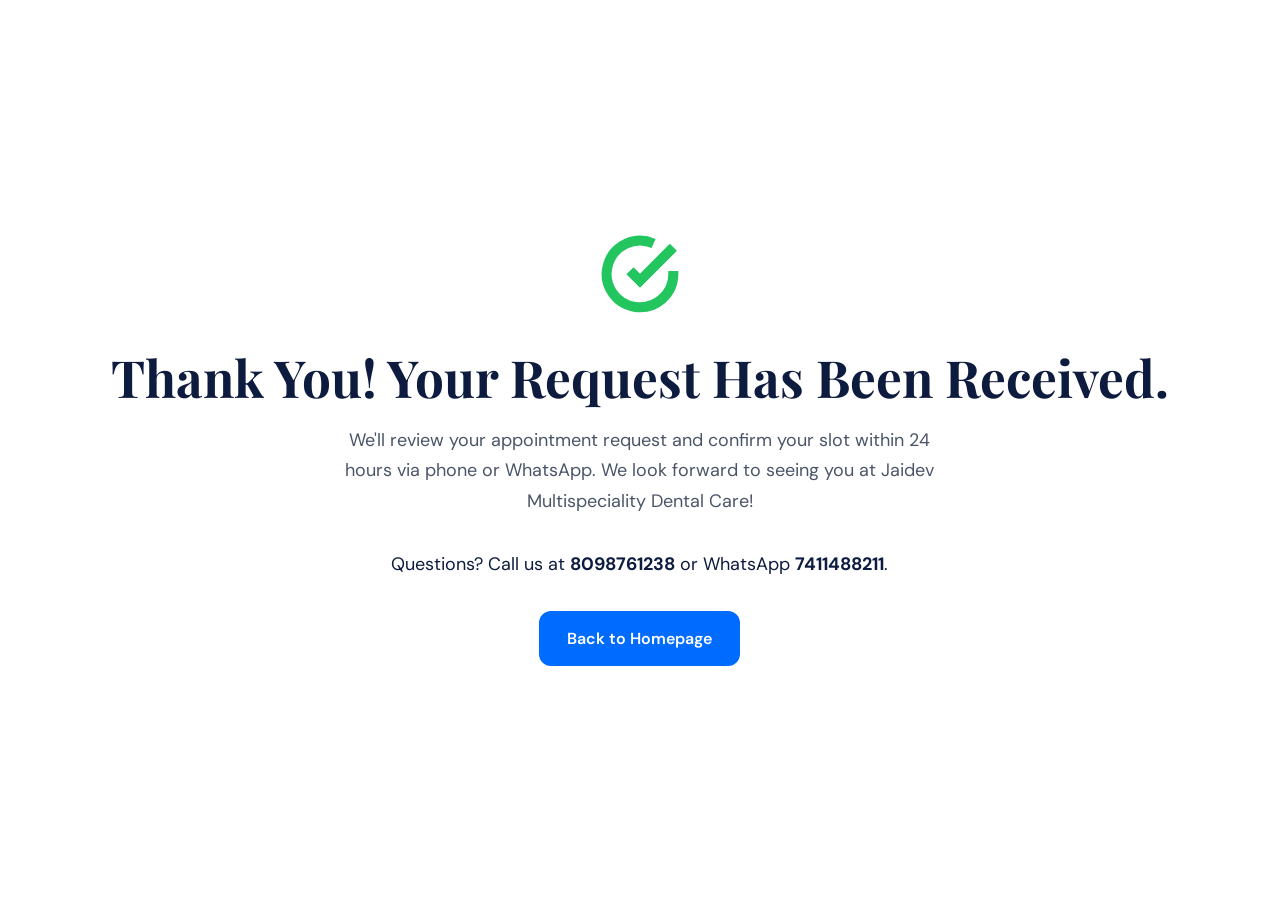
<file: thank-you.html>
<!DOCTYPE html>
<html lang="en">
<head>
  <meta charset="UTF-8">
  <meta name="viewport" content="width=device-width, initial-scale=1.0">
  <title>Thank You | Jaidev Dental Care</title>
  <meta name="robots" content="noindex, nofollow">
  <link rel="icon" href="favicon-32x32.png" type="image/png">
  <link rel="preconnect" href="https://fonts.googleapis.com">
  <link rel="preconnect" href="https://fonts.gstatic.com" crossorigin>
  <link href="https://fonts.googleapis.com/css2?family=Playfair+Display:wght@700;800&family=DM+Sans:wght@300..700&display=swap" rel="stylesheet">
  <link rel="stylesheet" href="style.css">
</head>
<body>
  <main style="min-height: 100vh; display: flex; align-items: center; justify-content: center; text-align: center; padding: var(--space-8);">
    <div class="container reveal visible">
      <svg style="width: 80px; height: 80px; color: var(--color-success); margin-bottom: var(--space-6);" viewBox="0 0 24 24" fill="none" stroke="currentColor" stroke-width="3">
        <path d="M22 11.08V12a10 10 0 1 1-5.93-9.14"></path>
        <polyline points="22 4 12 14.01 9 11.01"></polyline>
      </svg>
      <h1 style="font-size: var(--text-2xl); margin-bottom: var(--space-4);">Thank You! Your Request Has Been Received.</h1>
      <p style="max-width: 600px; margin: 0 auto var(--space-8); color: var(--color-text-muted);">We'll review your appointment request and confirm your slot within 24 hours via phone or WhatsApp. We look forward to seeing you at Jaidev Multispeciality Dental Care!</p>
      <p style="margin-bottom: var(--space-8);">Questions? Call us at <strong>8098761238</strong> or WhatsApp <strong>7411488211</strong>.</p>
      <a href="index.html" class="btn btn-primary">Back to Homepage</a>
    </div>
  </main>
</body>
</html>
</file>
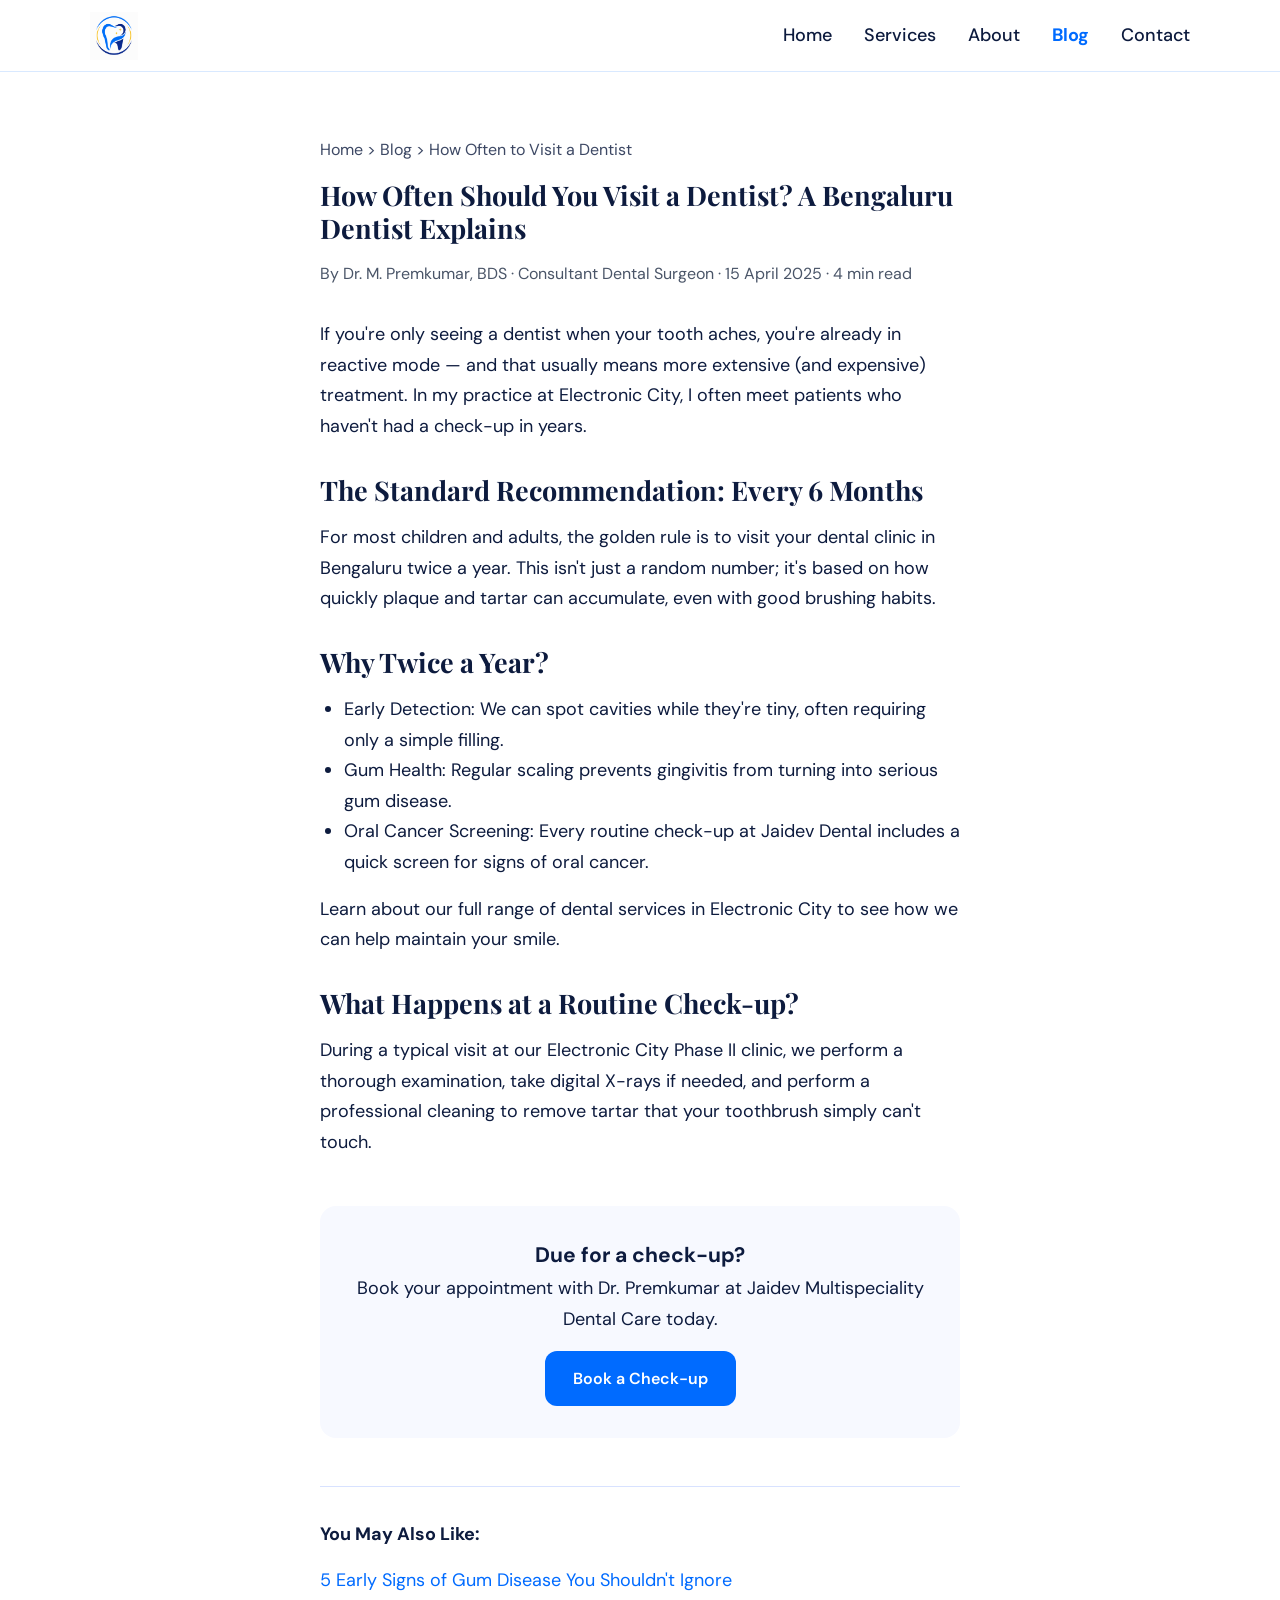
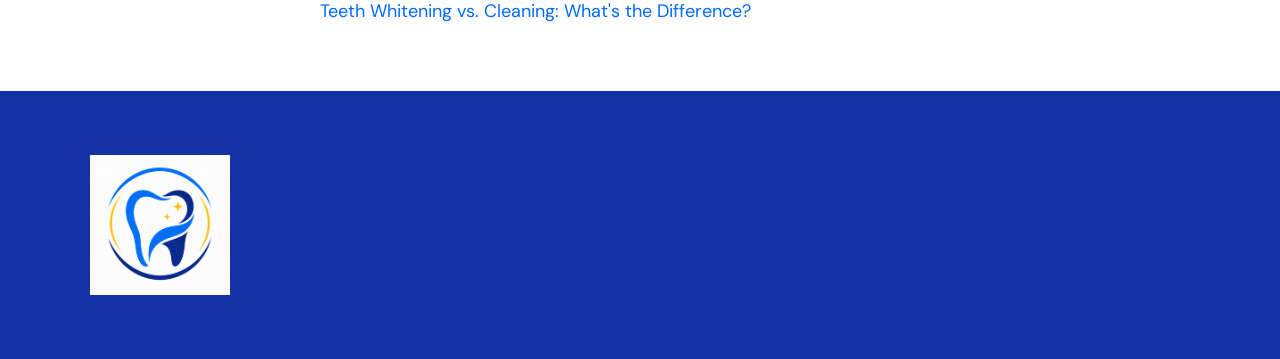
<file: blog/post-1.html>
<!DOCTYPE html>
<html lang="en">
<head>
  <meta charset="UTF-8">
  <meta name="viewport" content="width=device-width, initial-scale=1.0">
  <title>How Often See a Dentist? | Jaidev Dental Blog — Bengaluru</title>
  <meta name="description" content="Dr. Premkumar of Jaidev Multispeciality Dental Care in Electronic City explains why you should visit a dentist every 6 months — even when nothing hurts.">
  <link rel="canonical" href="https://www.jaidevdental.com/blog/post-1.html">
  <meta name="author" content="Dr. M. Premkumar, BDS">
  <link rel="icon" href="../favicon-32x32.png" type="image/png">
  <link rel="preconnect" href="https://fonts.googleapis.com">
  <link rel="preconnect" href="https://fonts.gstatic.com" crossorigin>
  <link href="https://fonts.googleapis.com/css2?family=Playfair+Display:wght@700;800&family=DM+Sans:wght@300..700&display=swap" rel="stylesheet">
  <link rel="stylesheet" href="../style.css">

  <script type="application/ld+json">
  {
    "@context": "https://schema.org",
    "@type": "BlogPosting",
    "headline": "How Often Should You Visit a Dentist? A Bengaluru Dentist Explains",
    "author": {
      "@type": "Person",
      "name": "Dr. M. Premkumar"
    },
    "datePublished": "2025-04-15",
    "dateModified": "2025-04-15",
    "publisher": {
      "@type": "Organization",
      "name": "Jaidev Multispeciality Dental Care"
    },
    "keywords": "dentist visit frequency Bengaluru, how often dental check-up, Electronic City dentist, preventive dentistry"
  }
  </script>
</head>
<body>
  <header class="navbar">
    <div class="container nav-container">
      <a href="../index.html" class="logo"><img src="../logo.png" alt="Jaidev Logo" width="140" height="48"></a>
      <nav class="nav-links-wrapper">
        <ul class="nav-links">
          <li><a href="../index.html">Home</a></li>
          <li><a href="../services.html">Services</a></li>
          <li><a href="../about.html">About</a></li>
          <li><a href="index.html" class="active">Blog</a></li>
          <li><a href="../contact.html">Contact</a></li>
        </ul>
      </nav>
      <button class="hamburger" aria-label="Open navigation menu"><span></span><span></span><span></span></button>
    </div>
  </header>

  <main id="main">
    <article class="blog-post" style="padding: var(--space-16) 0;">
      <div class="container" style="max-width: var(--content-narrow);">
        <nav class="breadcrumb" style="margin-bottom: var(--space-4); font-size: var(--text-sm); opacity: 0.8;">
          <a href="../index.html">Home</a> &gt; <a href="index.html">Blog</a> &gt; How Often to Visit a Dentist
        </nav>
        <h1 style="margin-bottom: var(--space-4);">How Often Should You Visit a Dentist? A Bengaluru Dentist Explains</h1>
        <div class="blog-meta" style="color: var(--color-text-muted); margin-bottom: var(--space-8); font-size: var(--text-sm);">
          By Dr. M. Premkumar, BDS · Consultant Dental Surgeon · 15 April 2025 · 4 min read
        </div>

        <div class="blog-content">
          <p>If you're only seeing a dentist when your tooth aches, you're already in reactive mode — and that usually means more extensive (and expensive) treatment. In my practice at Electronic City, I often meet patients who haven't had a check-up in years.</p>
          
          <h2 style="margin: var(--space-8) 0 var(--space-4);">The Standard Recommendation: Every 6 Months</h2>
          <p>For most children and adults, the golden rule is to visit your dental clinic in Bengaluru twice a year. This isn't just a random number; it's based on how quickly plaque and tartar can accumulate, even with good brushing habits.</p>

          <h2 style="margin: var(--space-8) 0 var(--space-4);">Why Twice a Year?</h2>
          <ul style="list-style: disc; padding-left: var(--space-6); margin: var(--space-4) 0;">
            <li>Early Detection: We can spot cavities while they're tiny, often requiring only a simple filling.</li>
            <li>Gum Health: Regular scaling prevents gingivitis from turning into serious gum disease.</li>
            <li>Oral Cancer Screening: Every routine check-up at Jaidev Dental includes a quick screen for signs of oral cancer.</li>
          </ul>

          <p>Learn about our full range of <a href="../services.html">dental services in Electronic City</a> to see how we can help maintain your smile.</p>

          <h2 style="margin: var(--space-8) 0 var(--space-4);">What Happens at a Routine Check-up?</h2>
          <p>During a typical visit at our Electronic City Phase II clinic, we perform a thorough examination, take digital X-rays if needed, and perform a professional cleaning to remove tartar that your toothbrush simply can't touch.</p>
        </div>

        <div class="blog-cta" style="margin-top: var(--space-12); padding: var(--space-8); background-color: var(--color-surface); border-radius: var(--radius-xl); text-align: center;">
          <h3>Due for a check-up?</h3>
          <p>Book your appointment with Dr. Premkumar at Jaidev Multispeciality Dental Care today.</p>
          <a href="../contact.html" class="btn btn-primary" style="margin-top: var(--space-4);">Book a Check-up</a>
        </div>

        <div class="related-posts" style="margin-top: var(--space-12); border-top: 1px solid var(--color-divider); padding-top: var(--space-8);">
          <h4>You May Also Like:</h4>
          <ul style="margin-top: var(--space-4);">
            <li><a href="post-2.html" style="color: var(--color-primary);">5 Early Signs of Gum Disease You Shouldn't Ignore</a></li>
            <li><a href="post-3.html" style="color: var(--color-primary);">Teeth Whitening vs. Cleaning: What's the Difference?</a></li>
          </ul>
        </div>
      </div>
    </article>
  </main>

  <footer class="footer">
    <div class="container footer-grid">
      <div class="footer-col"><img src="../logo.png" alt="Logo" width="140" height="48"></div>
    </div>
  </footer>
  <script src="../main.js" defer></script>
</body>
</html>
</file>
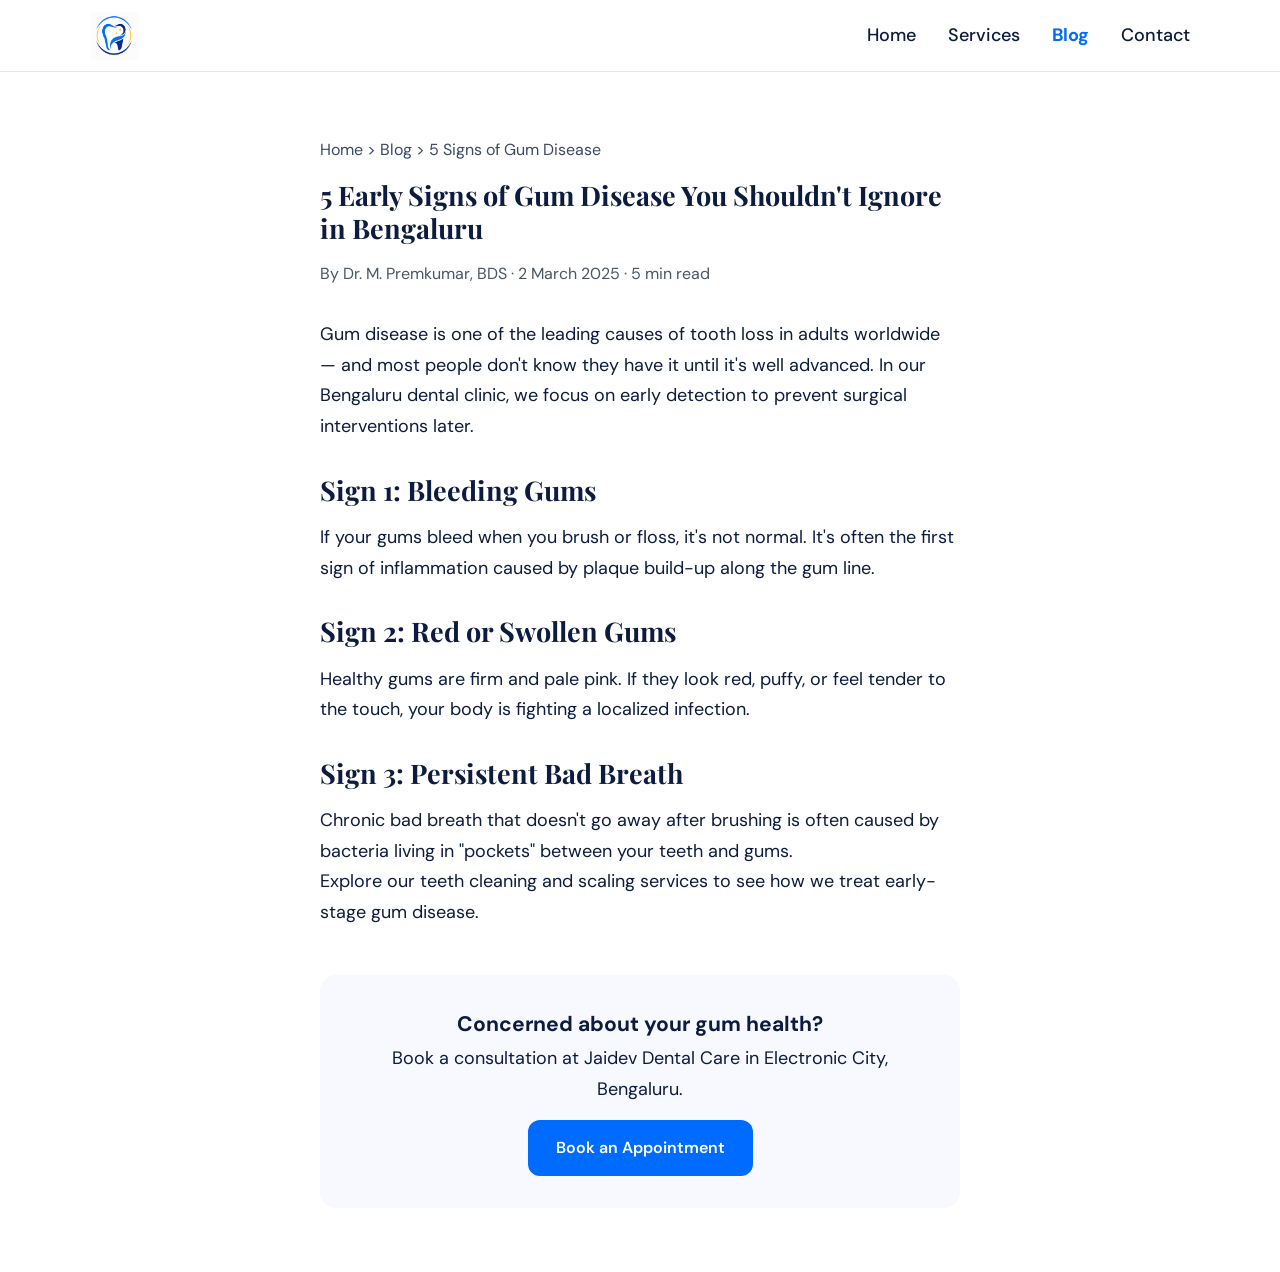
<file: blog/post-2.html>
<!DOCTYPE html>
<html lang="en">
<head>
  <meta charset="UTF-8">
  <meta name="viewport" content="width=device-width, initial-scale=1.0">
  <title>5 Signs of Gum Disease | Jaidev Dental Blog — Bengaluru</title>
  <meta name="description" content="Gum disease often progresses silently. Dr. Premkumar from Electronic City shares 5 early warning signs you should never ignore — and when to see a dentist.">
  <link rel="canonical" href="https://www.jaidevdental.com/blog/post-2.html">
  <link rel="icon" href="../favicon-32x32.png" type="image/png">
  <link rel="preconnect" href="https://fonts.googleapis.com">
  <link rel="preconnect" href="https://fonts.gstatic.com" crossorigin>
  <link href="https://fonts.googleapis.com/css2?family=Playfair+Display:wght@700;800&family=DM+Sans:wght@300..700&display=swap" rel="stylesheet">
  <link rel="stylesheet" href="../style.css">

  <script type="application/ld+json">
  {
    "@context": "https://schema.org",
    "@type": "BlogPosting",
    "headline": "5 Early Signs of Gum Disease You Shouldn't Ignore in Bengaluru",
    "author": { "@type": "Person", "name": "Dr. M. Premkumar" },
    "datePublished": "2025-03-02",
    "publisher": { "@type": "Organization", "name": "Jaidev Multispeciality Dental Care" }
  }
  </script>
</head>
<body>
  <header class="navbar">
    <div class="container nav-container">
      <a href="../index.html" class="logo"><img src="../logo.png" alt="Jaidev Logo" width="140" height="48"></a>
      <nav class="nav-links-wrapper">
        <ul class="nav-links">
          <li><a href="../index.html">Home</a></li>
          <li><a href="../services.html">Services</a></li>
          <li><a href="index.html" class="active">Blog</a></li>
          <li><a href="../contact.html">Contact</a></li>
        </ul>
      </nav>
      <button class="hamburger" aria-label="Open navigation menu"><span></span><span></span><span></span></button>
    </div>
  </header>

  <main id="main">
    <article class="blog-post" style="padding: var(--space-16) 0;">
      <div class="container" style="max-width: var(--content-narrow);">
        <nav class="breadcrumb" style="margin-bottom: var(--space-4); font-size: var(--text-sm); opacity: 0.8;">
          <a href="../index.html">Home</a> &gt; <a href="index.html">Blog</a> &gt; 5 Signs of Gum Disease
        </nav>
        <h1 style="margin-bottom: var(--space-4);">5 Early Signs of Gum Disease You Shouldn't Ignore in Bengaluru</h1>
        <div class="blog-meta" style="color: var(--color-text-muted); margin-bottom: var(--space-8); font-size: var(--text-sm);">
          By Dr. M. Premkumar, BDS · 2 March 2025 · 5 min read
        </div>

        <div class="blog-content">
          <p>Gum disease is one of the leading causes of tooth loss in adults worldwide — and most people don't know they have it until it's well advanced. In our Bengaluru dental clinic, we focus on early detection to prevent surgical interventions later.</p>
          
          <h2 style="margin: var(--space-8) 0 var(--space-4);">Sign 1: Bleeding Gums</h2>
          <p>If your gums bleed when you brush or floss, it's not normal. It's often the first sign of inflammation caused by plaque build-up along the gum line.</p>

          <h2 style="margin: var(--space-8) 0 var(--space-4);">Sign 2: Red or Swollen Gums</h2>
          <p>Healthy gums are firm and pale pink. If they look red, puffy, or feel tender to the touch, your body is fighting a localized infection.</p>

          <h2 style="margin: var(--space-8) 0 var(--space-4);">Sign 3: Persistent Bad Breath</h2>
          <p>Chronic bad breath that doesn't go away after brushing is often caused by bacteria living in "pockets" between your teeth and gums.</p>

          <p>Explore our <a href="../services.html#cleaning">teeth cleaning and scaling services</a> to see how we treat early-stage gum disease.</p>
        </div>

        <div class="blog-cta" style="margin-top: var(--space-12); padding: var(--space-8); background-color: var(--color-surface); border-radius: var(--radius-xl); text-align: center;">
          <h3>Concerned about your gum health?</h3>
          <p>Book a consultation at Jaidev Dental Care in Electronic City, Bengaluru.</p>
          <a href="../contact.html" class="btn btn-primary" style="margin-top: var(--space-4);">Book an Appointment</a>
        </div>
      </div>
    </article>
  </main>
  <script src="../main.js" defer></script>
</body>
</html>
</file>
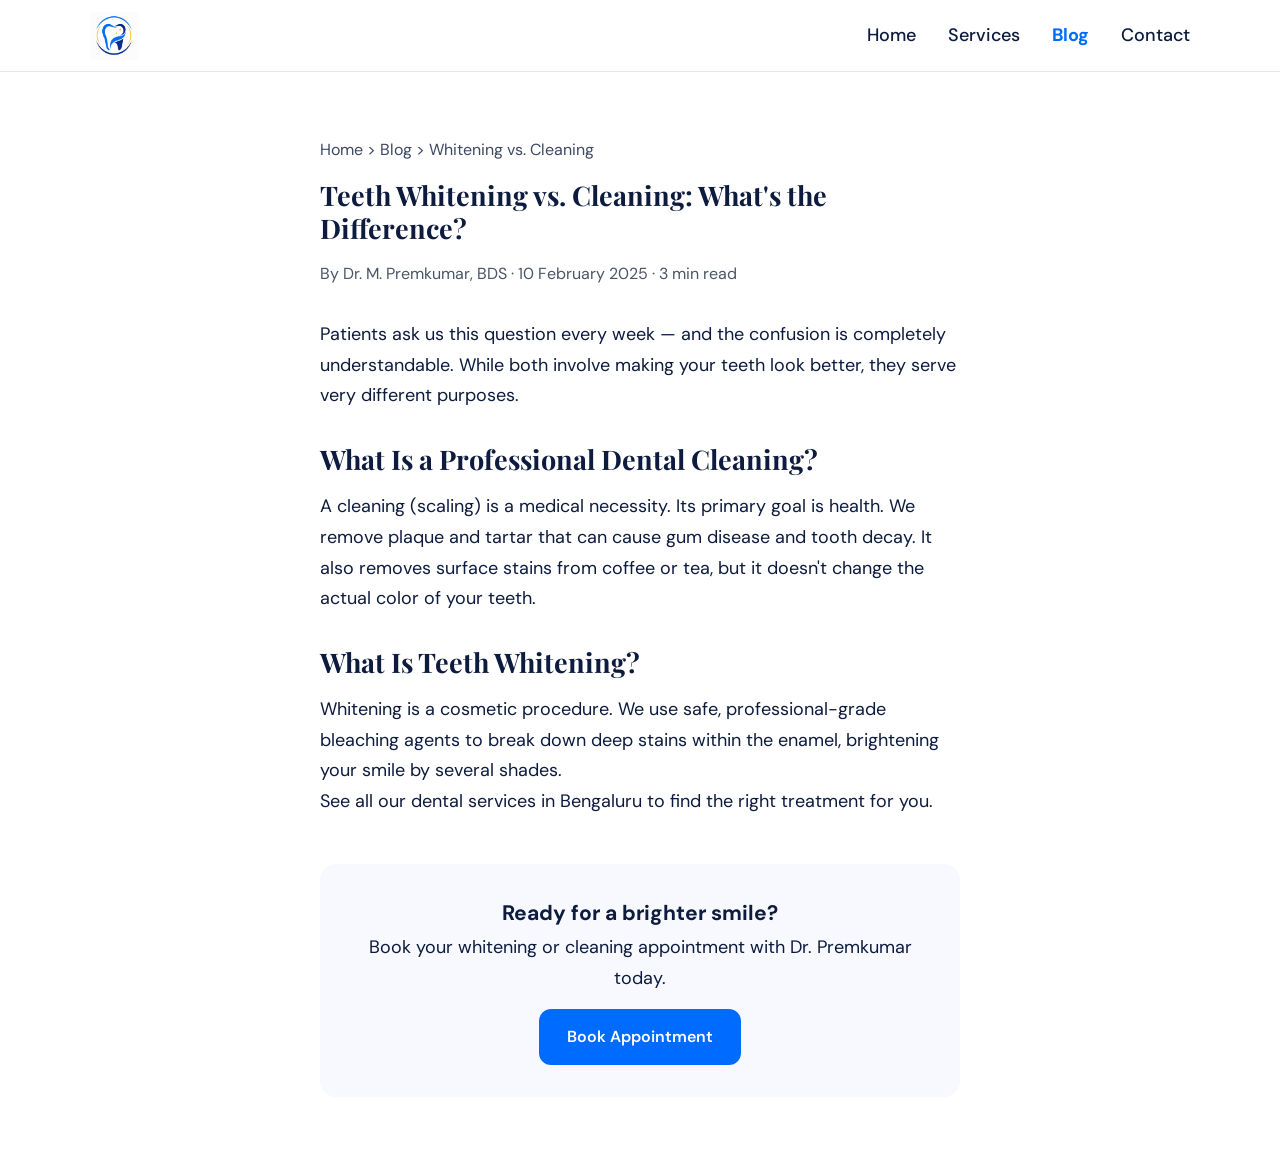
<file: blog/post-3.html>
<!DOCTYPE html>
<html lang="en">
<head>
  <meta charset="UTF-8">
  <meta name="viewport" content="width=device-width, initial-scale=1.0">
  <title>Whitening vs Cleaning Teeth | Jaidev Dental Blog</title>
  <meta name="description" content="Confused about teeth whitening vs. cleaning? Dr. Premkumar from Jaidev Dental Care in Electronic City explains both procedures in simple terms.">
  <link rel="canonical" href="https://www.jaidevdental.com/blog/post-3.html">
  <link rel="icon" href="../favicon-32x32.png" type="image/png">
  <link rel="preconnect" href="https://fonts.googleapis.com">
  <link rel="preconnect" href="https://fonts.gstatic.com" crossorigin>
  <link href="https://fonts.googleapis.com/css2?family=Playfair+Display:wght@700;800&family=DM+Sans:wght@300..700&display=swap" rel="stylesheet">
  <link rel="stylesheet" href="../style.css">
</head>
<body>
  <header class="navbar">
    <div class="container nav-container">
      <a href="../index.html" class="logo"><img src="../logo.png" alt="Jaidev Logo" width="140" height="48"></a>
      <nav class="nav-links-wrapper">
        <ul class="nav-links">
          <li><a href="../index.html">Home</a></li>
          <li><a href="../services.html">Services</a></li>
          <li><a href="index.html" class="active">Blog</a></li>
          <li><a href="../contact.html">Contact</a></li>
        </ul>
      </nav>
      <button class="hamburger" aria-label="Open navigation menu"><span></span><span></span><span></span></button>
    </div>
  </header>

  <main id="main">
    <article class="blog-post" style="padding: var(--space-16) 0;">
      <div class="container" style="max-width: var(--content-narrow);">
        <nav class="breadcrumb" style="margin-bottom: var(--space-4); font-size: var(--text-sm); opacity: 0.8;">
          <a href="../index.html">Home</a> &gt; <a href="index.html">Blog</a> &gt; Whitening vs. Cleaning
        </nav>
        <h1 style="margin-bottom: var(--space-4);">Teeth Whitening vs. Cleaning: What's the Difference?</h1>
        <div class="blog-meta" style="color: var(--color-text-muted); margin-bottom: var(--space-8); font-size: var(--text-sm);">
          By Dr. M. Premkumar, BDS · 10 February 2025 · 3 min read
        </div>

        <div class="blog-content">
          <p>Patients ask us this question every week — and the confusion is completely understandable. While both involve making your teeth look better, they serve very different purposes.</p>
          
          <h2 style="margin: var(--space-8) 0 var(--space-4);">What Is a Professional Dental Cleaning?</h2>
          <p>A cleaning (scaling) is a medical necessity. Its primary goal is health. We remove plaque and tartar that can cause gum disease and tooth decay. It also removes surface stains from coffee or tea, but it doesn't change the actual color of your teeth.</p>

          <h2 style="margin: var(--space-8) 0 var(--space-4);">What Is Teeth Whitening?</h2>
          <p>Whitening is a cosmetic procedure. We use safe, professional-grade bleaching agents to break down deep stains within the enamel, brightening your smile by several shades.</p>

          <p>See all our <a href="../services.html">dental services in Bengaluru</a> to find the right treatment for you.</p>
        </div>

        <div class="blog-cta" style="margin-top: var(--space-12); padding: var(--space-8); background-color: var(--color-surface); border-radius: var(--radius-xl); text-align: center;">
          <h3>Ready for a brighter smile?</h3>
          <p>Book your whitening or cleaning appointment with Dr. Premkumar today.</p>
          <a href="../contact.html" class="btn btn-primary" style="margin-top: var(--space-4);">Book Appointment</a>
        </div>
      </div>
    </article>
  </main>
  <script src="../main.js" defer></script>
</body>
</html>
</file>
<file: style.css>
﻿/* 
 * Jaidev Multispeciality Dental Care - Design System
 * Built with pure CSS3 - Mobile First
 */

:root {
  /* Brand Colors */
  --color-primary:        #006BFF;
  --color-primary-hover:  #0057d9;
  --color-primary-active: #0044b3;
  --color-navy:           #1532A6;
  --color-navy-hover:     #0f2589;
  --color-gold:           #FAD234;
  --color-gold-dark:      #e6bb00;

  /* Surfaces */
  --color-bg:             #FFFFFF;
  --color-surface:        #F7F9FF;
  --color-surface-2:      #EEF3FF;
  --color-surface-offset: #E3EBFF;
  --color-divider:        #D8E2FF;
  --color-border:         rgba(0, 107, 255, 0.15);

  /* Text */
  --color-text:           #0D1B3E;
  --color-text-muted:     #4A5568;
  --color-text-faint:     #A0AEC0;
  --color-text-inverse:   #FFFFFF;

  /* State colors */
  --color-success:        #22C55E;
  --color-error:          #EF4444;
  --color-warning:        #F59E0B;

  /* Typography */
  --font-display: 'Playfair Display', Georgia, serif;
  --font-body:    'DM Sans', 'Helvetica Neue', sans-serif;

  /* Type scale Ã¢â‚¬â€ fluid clamp() */
  --text-xs:   clamp(0.75rem,  0.7rem  + 0.25vw, 0.875rem);
  --text-sm:   clamp(0.875rem, 0.8rem  + 0.35vw, 1rem);
  --text-base: clamp(1rem,     0.95rem + 0.25vw, 1.125rem);
  --text-lg:   clamp(1.125rem, 1rem    + 0.75vw, 1.5rem);
  --text-xl:   clamp(1.5rem,   1.2rem  + 1.25vw, 2.25rem);
  --text-2xl:  clamp(2rem,     1.2rem  + 2.5vw,  3.5rem);
  --text-3xl:  clamp(2.5rem,   1rem    + 4vw,    5rem);

  /* Spacing Ã¢â‚¬â€ 4px base */
  --space-1: 0.25rem; --space-2: 0.5rem;  --space-3: 0.75rem;
  --space-4: 1rem;    --space-6: 1.5rem;  --space-8: 2rem;
  --space-10: 2.5rem; --space-12: 3rem;   --space-16: 4rem;
  --space-20: 5rem;   --space-24: 6rem;

  /* Radius */
  --radius-sm:   0.375rem;
  --radius-md:   0.5rem;
  --radius-lg:   0.75rem;
  --radius-xl:   1rem;
  --radius-2xl:  1.5rem;
  --radius-full: 9999px;

  /* Shadows */
  --shadow-sm: 0 1px 3px rgba(0, 107, 255, 0.08);
  --shadow-md: 0 4px 16px rgba(0, 107, 255, 0.12);
  --shadow-lg: 0 12px 40px rgba(0, 107, 255, 0.16);

  /* Transitions */
  --transition: 200ms cubic-bezier(0.16, 1, 0.3, 1);

  /* Layout */
  --content-narrow:  640px;
  --content-default: 1100px;
  --content-wide:    1400px;
}

/* Base Reset */
*, *::before, *::after { box-sizing: border-box; }
body, h1, h2, h3, h4, p, figure, blockquote, dl, dd { margin: 0; }
ul, ol { list-style: none; padding: 0; margin: 0; }
img { max-width: 100%; display: block; height: auto; }
input, button, textarea, select { font: inherit; }

html {
  scroll-behavior: smooth;
  -webkit-font-smoothing: antialiased;
  -moz-osx-font-smoothing: grayscale;
}

body {
  font-family: var(--font-body);
  font-size: var(--text-base);
  line-height: 1.7;
  color: var(--color-text);
  background-color: var(--color-bg);
}

/* Typography Rules */
h1, h2 {
  font-family: var(--font-display);
  font-weight: 700;
  line-height: 1.2;
}

h3, h4 {
  font-family: var(--font-body);
  font-weight: 700;
}

a {
  color: inherit;
  text-decoration: none;
  transition: var(--transition);
}

/* Utility Classes */
.container {
  width: 90%;
  max-width: var(--content-default);
  margin: 0 auto;
}

.container-wide {
  width: 90%;
  max-width: var(--content-wide);
  margin: 0 auto;
}

.sr-only {
  position: absolute;
  width: 1px;
  height: 1px;
  padding: 0;
  margin: -1px;
  overflow: hidden;
  clip: rect(0, 0, 0, 0);
  white-space: nowrap;
  border: 0;
}

.skip-link {
  position: absolute;
  top: -40px;
  left: 0;
  background: var(--color-primary);
  color: white;
  padding: 8px;
  z-index: 100;
  transition: top 0.3s;
}
.skip-link:focus { top: 0; }

/* Buttons */
.btn {
  display: inline-flex;
  align-items: center;
  justify-content: center;
  min-height: 48px;
  min-width: 160px;
  padding: 14px 28px;
  border-radius: var(--radius-lg);
  font-size: var(--text-sm);
  font-weight: 600;
  cursor: pointer;
  border: none;
  transition: var(--transition);
  text-align: center;
}

.btn-primary {
  background-color: var(--color-primary);
  color: var(--color-text-inverse);
}
.btn-primary:hover {
  background-color: var(--color-primary-hover);
  transform: scale(1.02);
}

.btn-outline {
  background-color: transparent;
  border: 2px solid var(--color-primary);
  color: var(--color-primary);
}
.btn-outline:hover {
  background-color: var(--color-primary);
  color: var(--color-text-inverse);
}

.btn-outline-white {
  background-color: transparent;
  border: 2px solid #FFFFFF;
  color: #FFFFFF;
}
.btn-outline-white:hover {
  background-color: #FFFFFF;
  color: var(--color-primary);
}

.btn-gold {
  background-color: var(--color-gold);
  color: var(--color-navy);
}
.btn-gold:hover {
  background-color: var(--color-gold-dark);
}

.btn-navy {
  background-color: var(--color-navy);
  color: #FFFFFF;
}
.btn-navy:hover {
  background-color: var(--color-navy-hover);
}

.btn-white {
  background-color: #FFFFFF;
  color: var(--color-navy);
}

/* Navbar */
.navbar {
  height: 64px;
  background: #FFFFFF;
  border-bottom: 1px solid var(--color-border);
  position: sticky;
  top: 0;
  z-index: 1000;
  transition: var(--transition);
}

.navbar.scrolled {
  box-shadow: var(--shadow-md);
}

.nav-container {
  height: 100%;
  display: flex;
  align-items: center;
  justify-content: space-between;
}

.logo img {
  height: 40px;
  width: auto;
}

.nav-links {
  display: none; /* Mobile first */
}

.hamburger {
  background: none;
  border: none;
  cursor: pointer;
  padding: 10px;
  z-index: 1100;
}

.hamburger span {
  display: block;
  width: 24px;
  height: 2px;
  background: var(--color-text);
  margin: 5px 0;
  transition: var(--transition);
}

/* Mobile Menu Open State */
.nav-open .nav-links {
  display: flex;
  flex-direction: column;
  position: absolute;
  top: 64px;
  left: 0;
  width: 100%;
  background: #FFFFFF;
  padding: var(--space-8);
  border-bottom: 1px solid var(--color-border);
  box-shadow: var(--shadow-lg);
}

.nav-links li { margin: var(--space-4) 0; }
.nav-links a {
  font-size: var(--text-base);
  font-weight: 500;
}
.nav-links a.active {
  color: var(--color-primary);
  font-weight: 700;
}

/* ================================================================
   HERO - Full viewport, centred, mobile-first
   ================================================================ */

/* Base hero - mobile first (works 320px+) */
.hero {
  position: relative;
  min-height: calc(100vh - 64px);
  min-height: calc(100dvh - 64px);
  margin: 0 !important;
  padding: 0 !important;
  overflow: hidden;
  isolation: isolate;
  color: #fff;
  display: flex;
  flex-direction: column;
}

/* Background image */
.hero__bg {
  position: absolute;
  inset: 0;
  z-index: 0;
}

.hero__bg img {
  width: 100%;
  height: 100%;
  object-fit: cover;
  object-position: center 25%;
  animation: heroZoom 22s ease-in-out infinite alternate;
}

@keyframes heroZoom {
  from { transform: scale(1); }
  to   { transform: scale(1.06); }
}

/* Dark overlay */
.hero__overlay {
  position: absolute;
  inset: 0;
  z-index: 1;
  background:
    linear-gradient(to top,    rgba(4,12,40,0.95) 0%, transparent 50%),
    linear-gradient(to bottom, rgba(4,12,40,0.65) 0%, transparent 30%),
    radial-gradient(ellipse at 50% 60%, rgba(5,18,72,0.55) 0%, rgba(4,12,40,0.85) 100%);
}

/* Dot texture */
.hero__dots {
  position: absolute;
  inset: 0;
  z-index: 2;
  background-image: radial-gradient(circle, rgba(255,255,255,0.04) 1px, transparent 1px);
  background-size: 28px 28px;
}

/* Content block - takes all remaining space, centres content */
.hero__center {
  position: relative;
  z-index: 3;
  flex: 1;
  display: flex;
  flex-direction: column;
  align-items: center;
  justify-content: center;
  text-align: center;
  width: 100%;
  max-width: 100%;
  box-sizing: border-box;
  padding: 20px 24px;
}

/* Location pill */
.hero__pill {
  display: inline-flex;
  align-items: center;
  gap: 8px;
  background: rgba(255,255,255,0.12);
  backdrop-filter: blur(10px);
  -webkit-backdrop-filter: blur(10px);
  border: 1px solid rgba(255,255,255,0.28);
  border-radius: 999px;
  padding: 6px 16px;
  font-size: 0.72rem;
  font-weight: 600;
  letter-spacing: 0.04em;
  color: #fff;
  margin-bottom: 0.6rem;
  max-width: 90%;
  text-align: center;
  opacity: 0;
  animation: fadeDown 0.65s 0.05s cubic-bezier(0.16,1,0.3,1) forwards;
}

.hero__pill-dot {
  width: 7px;
  height: 7px;
  border-radius: 50%;
  background: #FAD234;
  flex-shrink: 0;
  animation: pulseDot 2s ease-in-out infinite;
}

@keyframes pulseDot {
  0%,100% { box-shadow: 0 0 0 0   rgba(250,210,52,0.70); }
  50%      { box-shadow: 0 0 0 8px rgba(250,210,52,0); }
}

/* H1 */
.hero__title {
  font-family: var(--font-display);
  font-size: clamp(1.7rem, 7vw, 4.5rem);
  font-weight: 800;
  line-height: 1.1;
  letter-spacing: -0.025em;
  color: #fff;
  margin-bottom: 0.5rem;
  word-break: break-word;
  opacity: 0;
  animation: fadeUp 0.8s 0.18s cubic-bezier(0.16,1,0.3,1) forwards;
}

/* Gold shimmer accent */
.hero__accent {
  display: block;
  background: linear-gradient(120deg, #FAD234 0%, #ffe87c 60%, #FAD234 100%);
  background-size: 200% auto;
  -webkit-background-clip: text;
  -webkit-text-fill-color: transparent;
  background-clip: text;
  animation: goldShimmer 4s linear infinite;
}

@keyframes goldShimmer {
  from { background-position: 0% center; }
  to   { background-position: 200% center; }
}

/* Sub-copy */
.hero__sub {
  font-size: clamp(0.88rem, 2.5vw, 1.1rem);
  line-height: 1.6;
  color: rgba(255,255,255,0.87);
  max-width: 540px;
  margin-bottom: 1rem;
  opacity: 0;
  animation: fadeUp 0.8s 0.32s cubic-bezier(0.16,1,0.3,1) forwards;
}

.hero__sub strong {
  color: #FAD234;
  font-weight: 700;
}

/* CTA buttons wrapper */
.hero__ctas {
  display: flex;
  flex-direction: column;
  align-items: stretch;
  gap: 0.55rem;
  width: 100%;
  max-width: 340px;
  margin-bottom: 0.8rem;
  opacity: 0;
  animation: fadeUp 0.8s 0.46s cubic-bezier(0.16,1,0.3,1) forwards;
}

/* Button base */
.hero__btn {
  display: flex;
  align-items: center;
  justify-content: center;
  gap: 8px;
  height: 48px;
  width: 100%;
  padding: 0 20px;
  border-radius: 9px;
  font-family: var(--font-body);
  font-size: 0.95rem;
  font-weight: 700;
  letter-spacing: 0.01em;
  cursor: pointer;
  text-decoration: none;
  box-sizing: border-box;
  transition: transform 0.2s ease, box-shadow 0.2s ease;
}

/* Gold solid button */
.hero__btn--gold {
  background: linear-gradient(135deg, #FAD234 0%, #f5c800 100%);
  color: #0d1b3e;
  border: none;
  animation: btnGlow 2.8s ease-in-out infinite;
}
.hero__btn--gold:hover {
  transform: translateY(-2px) scale(1.01);
  animation: none;
  box-shadow: 0 8px 28px rgba(250,210,52,0.60);
}
@keyframes btnGlow {
  0%,100% { box-shadow: 0 4px 18px rgba(250,210,52,0.40); }
  50%      { box-shadow: 0 6px 26px rgba(250,210,52,0.62); }
}

/* Ghost outline button */
.hero__btn--glass {
  background: transparent;
  color: #fff;
  border: 2px solid rgba(255,255,255,0.55);
}
.hero__btn--glass:hover {
  background: rgba(255,255,255,0.14);
  border-color: #fff;
  transform: translateY(-2px);
}

/* Contact strip */
.hero__qc {
  display: flex;
  align-items: center;
  justify-content: center;
  flex-wrap: wrap;
  gap: 0.3rem 0.7rem;
  font-size: 0.75rem;
  font-weight: 500;
  color: rgba(255,255,255,0.72);
  padding: 7px 12px;
  background: rgba(255,255,255,0.07);
  border: 1px solid rgba(255,255,255,0.13);
  border-radius: 7px;
  width: 100%;
  max-width: 340px;
  box-sizing: border-box;
  opacity: 0;
  animation: fadeUp 0.8s 0.60s cubic-bezier(0.16,1,0.3,1) forwards;
}

.hero__qc-link {
  display: inline-flex;
  align-items: center;
  gap: 4px;
  color: rgba(255,255,255,0.90);
  text-decoration: none;
  font-weight: 600;
  transition: color 0.18s;
}
.hero__qc-link:hover { color: #FAD234; }

.hero__qc-sep {
  color: rgba(255,255,255,0.25);
  font-weight: 300;
}

/* Stats bar - at bottom of hero */
.hero__stats {
  position: relative;
  z-index: 4;
  width: 100%;
  display: flex;
  align-items: center;
  justify-content: center;
  background: rgba(6,14,44,0.72);
  backdrop-filter: blur(18px);
  -webkit-backdrop-filter: blur(18px);
  border-top: 1px solid rgba(255,255,255,0.13);
  padding: 12px 8px;
  opacity: 0;
  animation: fadeUp 0.8s 0.76s cubic-bezier(0.16,1,0.3,1) forwards;
}

.hero__stat {
  flex: 1;
  display: flex;
  flex-direction: column;
  align-items: center;
  text-align: center;
  padding: 2px 6px;
}

.hero__stat-num {
  font-family: var(--font-display);
  font-size: clamp(1.1rem, 3.5vw, 2rem);
  font-weight: 800;
  color: #FAD234;
  line-height: 1;
}

.hero__stat-num--gold { color: #FAD234; }

.hero__stat-lbl {
  font-size: clamp(0.52rem, 1.5vw, 0.65rem);
  text-transform: uppercase;
  letter-spacing: 0.06em;
  color: rgba(255,255,255,0.62);
  margin-top: 3px;
}

.hero__stat-divider {
  width: 1px;
  height: 30px;
  background: rgba(255,255,255,0.18);
  flex-shrink: 0;
}

/* Keyframes */
@keyframes fadeUp {
  from { opacity: 0; transform: translateY(22px); }
  to   { opacity: 1; transform: translateY(0); }
}
@keyframes fadeDown {
  from { opacity: 0; transform: translateY(-14px); }
  to   { opacity: 1; transform: translateY(0); }
}

/* Desktop overrides */
@media (min-width: 768px) {
  .hero {
    min-height: calc(100vh - 72px);
    min-height: calc(100dvh - 72px);
    display: grid;
    grid-template-rows: 1fr auto;
  }
  .hero__bg img { object-position: center center; }
  .hero__center {
    max-width: 820px;
    margin: auto;
    padding: 24px 32px;
  }
  .hero__pill { font-size: 0.8rem; padding: 8px 20px; }
  .hero__ctas {
    flex-direction: row;
    align-items: center;
    max-width: none;
    width: auto;
    gap: 0.75rem;
  }
  .hero__btn {
    width: auto;
    min-width: 180px;
    height: 52px;
    font-size: 1rem;
    padding: 0 32px;
  }
  .hero__qc {
    max-width: none;
    width: auto;
    font-size: 0.82rem;
  }
  .hero__stats { padding: 14px 24px; }
  .hero__stat { padding: 2px 12px; }
  .hero__stat-divider { height: 38px; }
}

/* Sections */
section {
  padding: var(--space-16) 0;
}

/* Hero must never get section padding */
.hero { padding: 0 !important; margin: 0 !important; }




.section-title {
  text-align: center;
  margin-bottom: var(--space-12);
}

.section-title h2 {
  font-size: var(--text-xl);
  margin-bottom: var(--space-2);
}

/* Cards Grid */
.grid {
  display: grid;
  gap: var(--space-8);
  grid-template-columns: 1fr;
}

.card {
  background: var(--color-surface);
  border: 1px solid var(--color-border);
  border-radius: var(--radius-xl);
  padding: var(--space-8);
  box-shadow: var(--shadow-sm);
  transition: var(--transition);
  display: flex;
  flex-direction: column;
}

.card:hover {
  transform: translateY(-4px);
  box-shadow: var(--shadow-md);
}

.card-icon {
  width: 48px;
  height: 48px;
  color: var(--color-primary);
  margin-bottom: var(--space-4);
}

.card h3 {
  font-size: var(--text-lg);
  margin-bottom: var(--space-4);
}

.card p {
  color: var(--color-text-muted);
  margin-bottom: var(--space-6);
  flex-grow: 1;
}

.card-link {
  color: var(--color-primary);
  font-weight: 700;
  display: flex;
  align-items: center;
  gap: var(--space-2);
}

/* About Teaser */
.about-teaser {
  display: flex;
  flex-direction: column;
  gap: var(--space-8);
}

.about-teaser-img img {
  border-radius: var(--radius-2xl);
  box-shadow: var(--shadow-lg);
}

.about-teaser-content h2 { margin-bottom: var(--space-2); }
.about-teaser-sub {
  color: var(--color-primary);
  font-weight: 700;
  margin-bottom: var(--space-4);
  display: block;
}

/* Testimonials */
.testimonials-section {
  background-color: var(--color-surface);
}

.google-rating {
  text-align: center;
  margin-bottom: var(--space-8);
  font-weight: 700;
}

.testimonial-card {
  background: #FFFFFF;
  border-radius: var(--radius-xl);
  padding: var(--space-8);
  box-shadow: var(--shadow-sm);
}

.testimonial-meta {
  display: flex;
  flex-direction: column;
  margin-bottom: var(--space-4);
}

.testimonial-name {
  font-weight: 700;
  color: var(--color-navy);
}

.testimonial-treatment {
  font-size: var(--text-xs);
  color: var(--color-text-muted);
}

/* CTA Banner */
.cta-banner {
  background-color: var(--color-gold);
  color: var(--color-navy);
  text-align: center;
}

.cta-banner h2 { font-size: var(--text-xl); margin-bottom: var(--space-2); }
.cta-banner p { margin-bottom: var(--space-8); }
.cta-banner-btns {
  display: flex;
  flex-direction: column;
  gap: var(--space-4);
  align-items: center;
}

/* Footer */
footer {
  background-color: var(--color-navy);
  color: #FFFFFF;
  padding: var(--space-16) 0 var(--space-4);
}

.footer-grid {
  display: grid;
  gap: var(--space-12);
  grid-template-columns: 1fr;
  margin-bottom: var(--space-12);
}

.footer-col h4 {
  font-size: var(--text-base);
  margin-bottom: var(--space-6);
  color: var(--color-gold);
}

.footer-brand p {
  font-style: italic;
  margin: var(--space-4) 0;
  opacity: 0.8;
}

.footer-links li { margin-bottom: var(--space-3); }
.footer-links a { opacity: 0.8; }
.footer-links a:hover { color: var(--color-gold); opacity: 1; }

.footer-contact address {
  font-style: normal;
  opacity: 0.8;
  margin-bottom: var(--space-4);
}

.footer-bottom {
  border-top: 1px solid rgba(255,255,255,0.1);
  padding-top: var(--space-8);
  text-align: center;
  font-size: var(--text-xs);
  opacity: 0.6;
}

/* Contact Page Form */
.contact-grid {
  display: grid;
  gap: var(--space-12);
  grid-template-columns: 1fr;
}

.contact-form-wrapper {
  background: var(--color-surface);
  padding: var(--space-8);
  border-radius: var(--radius-xl);
}

.form-group {
  margin-bottom: var(--space-6);
}

.form-group label {
  display: block;
  margin-bottom: var(--space-2);
  font-weight: 600;
  font-size: var(--text-sm);
}

.form-group input,
.form-group select,
.form-group textarea {
  width: 100%;
  padding: 12px 16px;
  border: 1px solid var(--color-border);
  border-radius: var(--radius-md);
  background: #FFFFFF;
}

.form-group input:focus {
  outline: none;
  border-color: var(--color-primary);
  box-shadow: 0 0 0 3px rgba(0, 107, 255, 0.1);
}

.error-msg {
  color: var(--color-error);
  font-size: var(--text-xs);
  margin-top: var(--space-1);
  display: none;
}

/* FAQ Accordion */
.faq-list {
  max-width: var(--content-narrow);
  margin: 0 auto;
}

.faq-item {
  border-bottom: 1px solid var(--color-divider);
}

.faq-question {
  width: 100%;
  display: flex;
  justify-content: space-between;
  align-items: center;
  padding: var(--space-6) 0;
  background: none;
  border: none;
  cursor: pointer;
  text-align: left;
  font-weight: 700;
  color: var(--color-navy);
}

.faq-answer {
  max-height: 0;
  overflow: hidden;
  transition: max-height 0.3s ease-out;
}

.faq-answer p {
  padding-bottom: var(--space-6);
  color: var(--color-text-muted);
}

.faq-icon {
  transition: transform 0.3s;
}

.faq-open .faq-answer { max-height: 500px; }
.faq-open .faq-icon { transform: rotate(180deg); }

/* Reveal Animations */
.reveal {
  opacity: 0;
  transform: translateY(20px);
  transition: all 0.8s ease-out;
}

.reveal.visible {
  opacity: 1;
  transform: translateY(0);
}

/* ================================================================
   HERO — Mobile Optimisations  ≤767px
   ================================================================ */
@media (max-width: 767px) {

  /* ── Section height ─────────────────────────────────────────── */
  .hero {
    /* Use min-height so mobile browser chrome (URL bar) doesn't cut content */
    height: auto;
    min-height: calc(100vh - 64px);
    min-height: calc(100dvh - 64px);
    grid-template-rows: 1fr auto;
  }

  /* ── Background: frame the building on portrait phones ──────── */
  .hero__bg img {
    object-position: center 20%;
  }

  /* ── Stronger overlay — text must be readable at all times ──── */
  .hero__overlay {
    background:
      linear-gradient(to top,    rgba(4, 12, 40, 0.96) 0%,  transparent 55%),
      linear-gradient(to bottom, rgba(4, 12, 40, 0.70) 0%,  transparent 30%),
      radial-gradient(ellipse at 50% 70%, rgba(5, 18, 72, 0.60) 0%, rgba(4, 12, 40, 0.90) 100%);
  }

  /* ── Centre block: safe horizontal padding, box-sizing safe ─── */
  .hero__center {
    box-sizing: border-box;
    width: 100%;
    padding: 16px 20px;      /* left/right safe edge, never touches screen */
    max-width: 100%;
    margin: auto;
    overflow: hidden;        /* catch any child overflow */
  }

  /* ── Location pill ──────────────────────────────────────────── */
  .hero__pill {
    font-size: 0.70rem;
    padding: 5px 13px;
    gap: 7px;
    margin-bottom: 0.5rem;
    /* Allow wrap instead of cut-off on 320px */
    white-space: normal;
    text-align: center;
    line-height: 1.4;
    max-width: 100%;
  }

  .hero__pill-dot {
    flex-shrink: 0;
    width: 7px;
    height: 7px;
  }

  /* ── H1 headline ────────────────────────────────────────────── */
  .hero__title {
    font-size: clamp(1.6rem, 7.5vw, 2.1rem);
    line-height: 1.1;
    letter-spacing: -0.02em;
    margin-bottom: 0.4rem;
    word-break: break-word;    /* prevent overflow on narrow screens */
  }

  /* ── Sub-copy ───────────────────────────────────────────────── */
  .hero__sub {
    font-size: 0.88rem;
    line-height: 1.55;
    max-width: 100%;
    margin-bottom: 0.8rem;
  }

  /* ── CTA buttons: full-width, 44px tap target (iOS/Android HIG) */
  .hero__ctas {
    flex-direction: column;
    align-items: stretch;        /* make buttons fill width */
    gap: 0.5rem;
    width: 100%;
    max-width: 100%;
    margin-bottom: 0.7rem;
  }

  .hero__btn {
    width: 100%;
    max-width: 100%;
    height: 44px;                /* Apple/Google minimum tap target */
    font-size: 0.9rem;
    border-radius: 8px;
    padding: 0 16px;
    justify-content: center;
  }

  /* ── Contact strip ──────────────────────────────────────────── */
  .hero__qc {
    font-size: 0.72rem;
    gap: 0.25rem 0.5rem;
    padding: 6px 8px;
    border-radius: 6px;
    line-height: 1.5;
    width: 100%;
    box-sizing: border-box;
  }

  .hero__qc-link {
    font-size: 0.72rem;
  }

  /* ── Stats bar ──────────────────────────────────────────────── */
  .hero__stats {
    padding: 10px 6px;
    gap: 0;
  }

  .hero__stat {
    flex: 1;
    padding: 2px 4px;
  }

  .hero__stat-num {
    font-size: 1.05rem;
    line-height: 1;
  }

  .hero__stat-lbl {
    font-size: 0.55rem;
    letter-spacing: 0.04em;
    margin-top: 3px;
  }

  .hero__stat-divider {
    height: 26px;
    width: 1px;
  }
}

/* Desktop Styles */
@media (min-width: 768px) {
  .navbar { height: 72px; }
  .logo img { height: 48px; }
  
  .hamburger { display: none; }
  
  .nav-links {
    display: flex;
    align-items: center;
    gap: var(--space-8);
  }

  .nav-links li { margin: 0; }
  
  /* Hero Ã¢â‚¬â€ desktop (navbar is 72px) */
  .hero {
    height: calc(100vh - 72px);
    height: calc(100dvh - 72px);
    grid-template-rows: 1fr auto;  /* keep grid layout */
  }

  /* Side-by-side CTA buttons on desktop */
  .hero__ctas {
    flex-direction: row;
    justify-content: center;
  }

  .hero__btn {
    width: auto;
    max-width: none;
  }

  .grid { grid-template-columns: repeat(2, 1fr); }
  .grid-3 { grid-template-columns: repeat(3, 1fr); }

  .about-teaser { flex-direction: row; align-items: center; }
  .about-teaser-img, .about-teaser-content { flex: 1; }

  .cta-banner-btns { flex-direction: row; justify-content: center; }
  
  .footer-grid { grid-template-columns: repeat(3, 1fr); }
  
  .contact-grid { grid-template-columns: 1.5fr 1fr; }
}

@media (min-width: 1200px) {
  .grid-3 { grid-template-columns: repeat(3, 1fr); }
}

@media (prefers-reduced-motion: reduce) {
  *, ::before, ::after {
    animation-delay: -1ms !important;
    animation-duration: 1ms !important;
    animation-iteration-count: 1 !important;
    background-attachment: initial !important;
    scroll-behavior: auto !important;
    transition-duration: 0s !important;
    transition-delay: 0s !important;
  }
  .reveal { opacity: 1; transform: none; }
}
</file>
